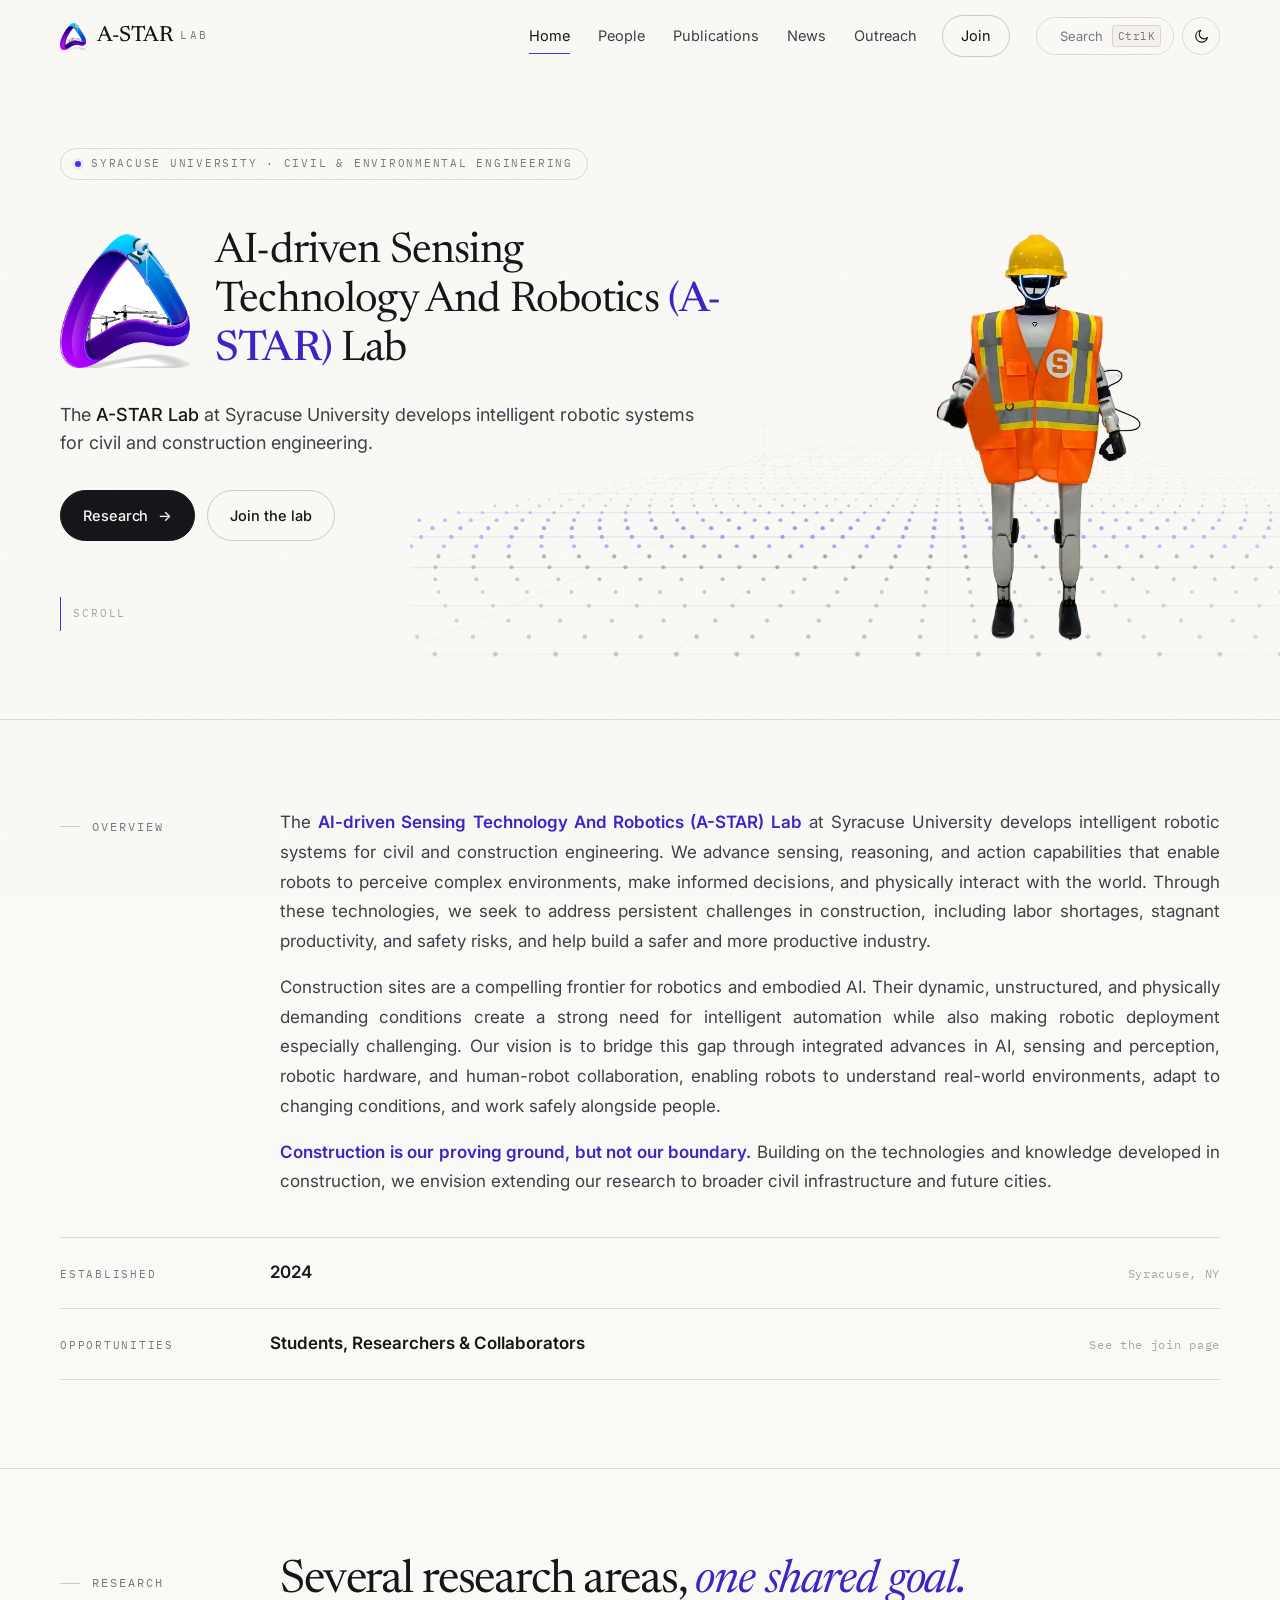
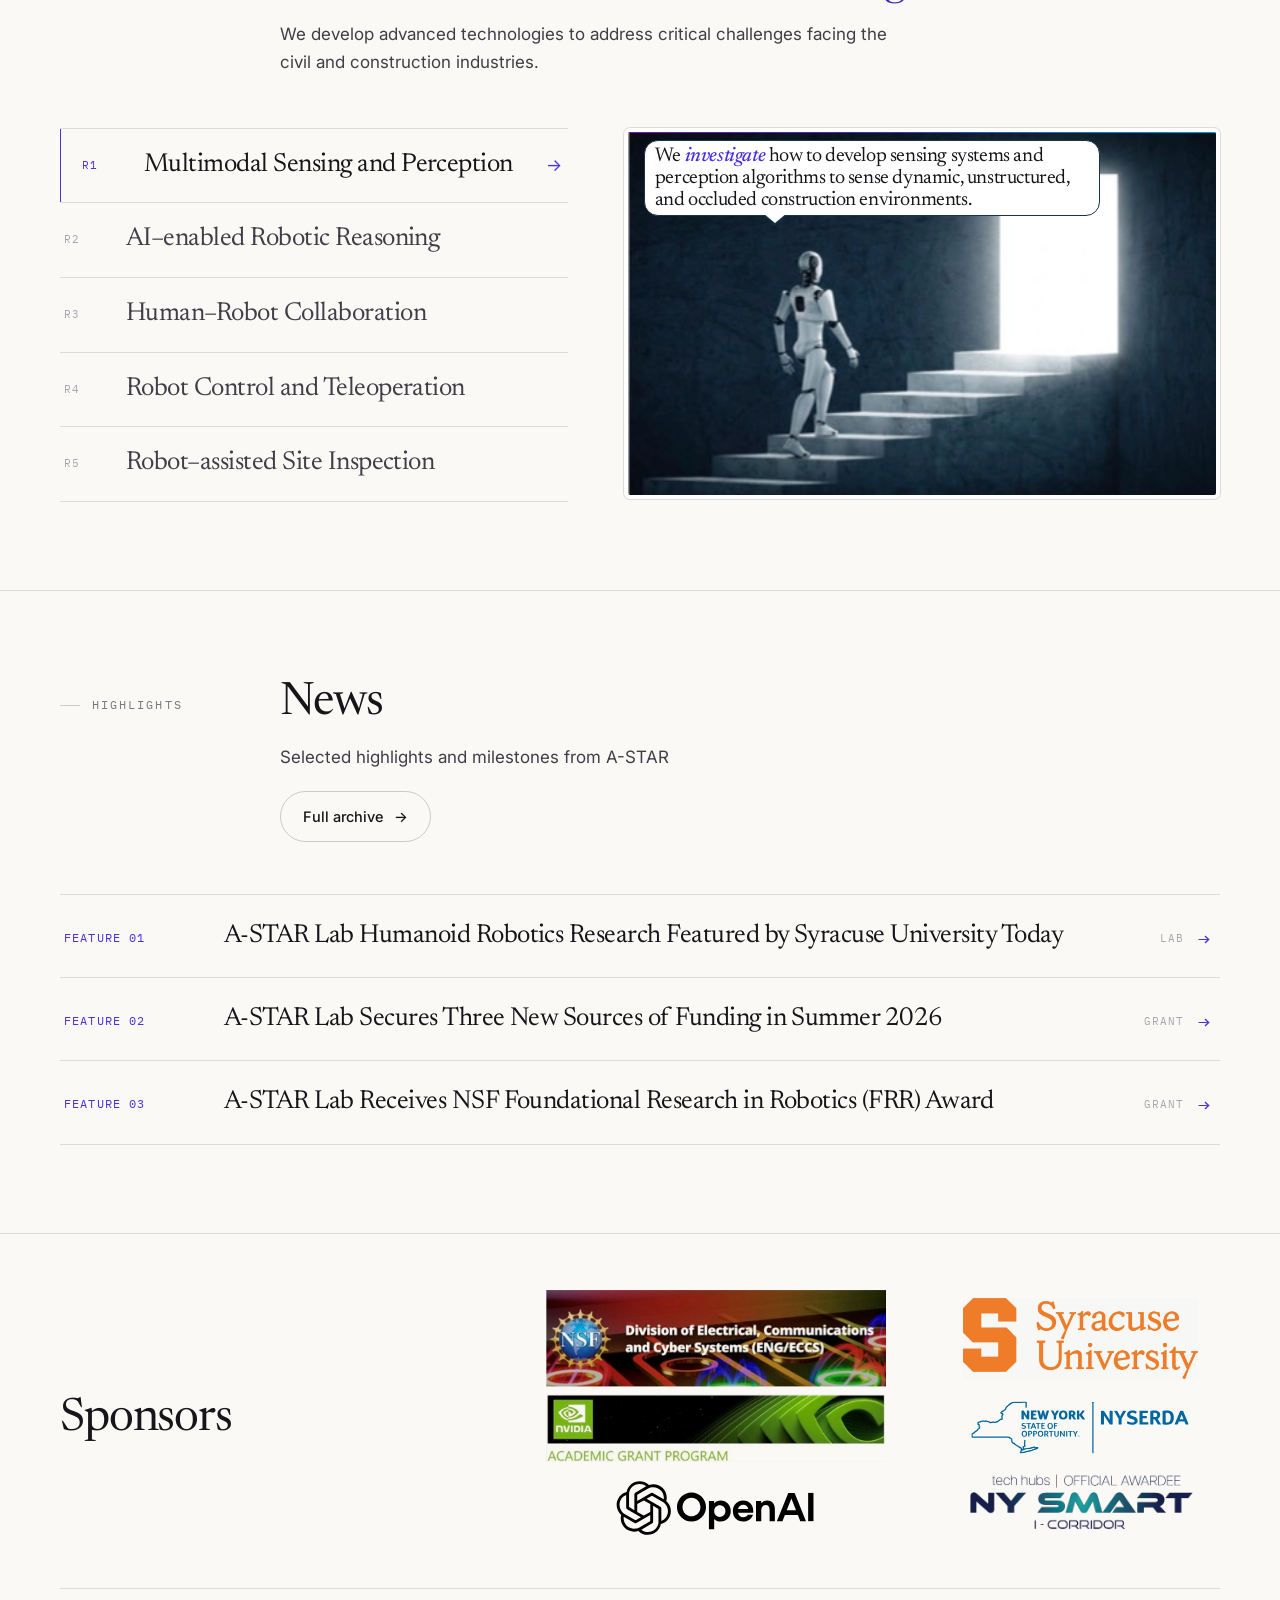
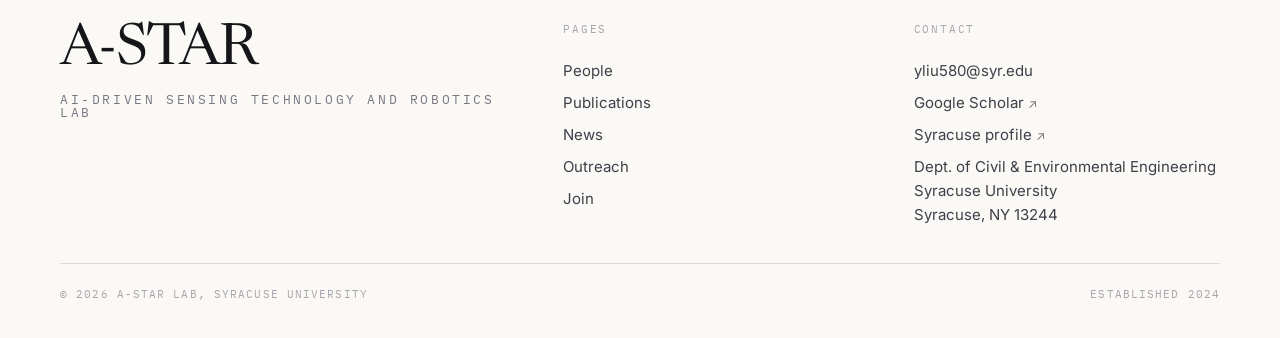
<file: index.html>
<!doctype html>
<html lang="en">
  <head>
    <meta charset="UTF-8" />
    <meta name="viewport" content="width=device-width, initial-scale=1.0" />
    <title>
      A-STAR Lab — AI-Driven Sensing, Technology and Robotics · Syracuse
      University
    </title>
    <meta
      name="description"
      content="The A-STAR Lab at Syracuse University develops intelligent robots that
              perceive, plan, learn, and work with people in construction."
    />
    <link rel="icon" href="assets/logo-mark.png" />
    <meta property="og:type" content="website" />
    <meta
      property="og:title"
      content="A-STAR Lab — Construction Robotics at Syracuse University"
    />
    <meta
      property="og:description"
      content="Sensing, machine learning and robotic systems for construction."
    />
    <meta property="og:url" content="https://cici2323.github.io/ASTAR-Lab/" />
    <meta
      property="og:image"
      content="https://cici2323.github.io/ASTAR-Lab/assets/logo.png"
    />
    <meta property="og:image:width" content="868" />
    <meta property="og:image:height" content="1016" />
    <meta name="twitter:card" content="summary" />
    <script>
      (function () {
        try {
          var t = localStorage.getItem("astar-theme");
          if (!t) {
            t = matchMedia("(prefers-color-scheme: dark)").matches
              ? "dark"
              : "light";
          }
          if (t === "dark")
            document.documentElement.setAttribute("data-theme", "dark");
        } catch (e) {}
      })();
    </script>
    <link rel="preconnect" href="https://fonts.googleapis.com" />
    <link rel="preconnect" href="https://fonts.gstatic.com" crossorigin />
    <link
      href="https://fonts.googleapis.com/css2?family=Newsreader:ital,opsz,wght@0,6..72,300..600;1,6..72,300..500&family=Inter:wght@300..600&family=IBM+Plex+Mono:wght@400;500&display=swap"
      rel="stylesheet"
    />
    <link rel="stylesheet" href="assets/style.css?v=52" />
  </head>
  <body>
    <div id="site-header"></div>

    <main>
      <!-- ============================ HERO ============================ -->
      <section class="hero">
        <canvas id="cloud" aria-hidden="true"></canvas>
        <div class="wrap hero-grid">
          <div class="hero-copy reveal">
            <span class="hero-badge"
              ><i></i>Syracuse University &middot; Civil &amp; Environmental
              Engineering</span
            >
            <h1 class="hero-title">
              <img
                class="hero-title-mark"
                src="assets/logo-icon.png"
                alt=""
                aria-hidden="true"
              />
              <span
                >AI-driven Sensing Technology And Robotics
                <em>(A-STAR)</em> Lab</span
              >
            </h1>
            <p class="lede">
              The <strong>A-STAR Lab</strong> at Syracuse University 
              develops intelligent robotic systems for civil and construction engineering. 
            </p>
            <div class="hero-cta">
              <a class="btn solid" href="#research"
                >Research <span class="arw">&rarr;</span></a
              >
              <a class="btn line" href="join.html">Join the lab</a>
            </div>
            <div class="scroll-cue" aria-hidden="true"><i></i>Scroll</div>
          </div>

          <figure class="plate is-video reveal">
            <div class="plate-frame">
              <!-- Transparent-background clip so the robot sits directly on the
                   page instead of inside a second rectangle of near-page colour.
                   Order matters: Safari is the only engine that reads
                   video/quicktime, and it is also the only one that decodes HEVC
                   with an alpha layer; Chrome/Firefox report quicktime as
                   unplayable, skip it and take the VP9 webm. The solid-colour mp4
                   is the last resort for anything with neither. -->
              <video
                poster="assets/g1_logo-2-poster.png"
                data-auto
                autoplay
                muted
                loop
                playsinline
                aria-label="A-STAR Lab humanoid robot"
              >
                <source src="assets/g1_logo-2_alpha.mov" type="video/quicktime" />
                <source src="assets/g1_logo-2_alpha.webm" type="video/webm" />
                <source src="assets/g1_logo-2_solidbg.mp4" type="video/mp4" />
              </video>
            </div>
            <!-- <figcaption>
              <span>AI-Driven Sensing Technology And Robotics Lab</span>
            </figcaption> -->
          </figure>
        </div>
      </section>

      <!-- ============================ OVERVIEW ============================ -->
      <section class="section line-top" id="overview" data-rail="Overview">
        <div class="wrap">
          <div class="duo overview reveal">
            <div class="sh-side"><span class="label">Overview</span></div>
            <div class="overview-copy">
              <p>
                The <strong>AI-driven Sensing Technology And Robotics
                <span class="overview-name">(A-STAR)</span> Lab</strong> at Syracuse
                University develops intelligent robotic systems for civil and
                construction engineering. We advance sensing, reasoning, and
                action capabilities that enable robots to perceive complex
                environments, make informed decisions, and physically interact
                with the world. Through these technologies, we seek to address
                persistent challenges in construction, including labor
                shortages, stagnant productivity, and safety risks, and help
                build a safer and more productive industry.
              </p>
              <p>
                Construction sites are a compelling frontier for robotics and
                embodied AI. Their dynamic, unstructured, and physically
                demanding conditions create a strong need for intelligent
                automation while also making robotic deployment especially
                challenging. Our vision is to bridge this gap through integrated
                advances in AI, sensing and perception, robotic hardware, and
                human-robot collaboration, enabling robots to understand
                real-world environments, adapt to changing conditions, and work
                safely alongside people.
              </p>
              <p>
                <strong>Construction is our proving ground, but not our
                boundary.</strong> Building on the technologies and knowledge
                developed in construction, we envision extending our research
                to broader civil infrastructure and future cities.
              </p>
            </div>
          </div>

          <dl class="specs stagger">
            <div class="spec">
              <dt>Established</dt>
              <dd>2024</dd>
              <span class="note">Syracuse, NY</span>
            </div>
            <div class="spec">
              <dt>Opportunities</dt>
              <dd>Students, Researchers & Collaborators</dd>
              <span class="note">See the join page</span>
            </div>
          </dl>
        </div>
      </section>

      <!-- ============================ RESEARCH ============================ -->
      <section class="section line-top" id="research" data-rail="Research">
        <div class="wrap">
          <div class="sec-head reveal">
            <div class="sh-side"><span class="label">Research</span></div>
            <div>
              <h2>Several research areas, <em>one shared goal.</em></h2>
              <p>
                We develop advanced technologies to address critical challenges
                facing the civil and construction industries.
              </p>
              <!-- <a class="btn line sh-link" href="research.html"
                >All research <span class="arw">&rarr;</span></a
              > -->
            </div>
          </div>

          <div class="explorer reveal" data-explorer="hover">
            <div class="ex-list" role="tablist" aria-label="Research areas">
              <button
                class="ex-tab"
                role="tab"
                aria-controls="a1"
                aria-selected="true"
              >
                <span class="ex-idx">R1</span>
                <span class="ex-name">Multimodal Sensing and Perception</span>
                <span class="ex-arw" aria-hidden="true">&rarr;</span>
              </button>
              <button
                class="ex-tab"
                role="tab"
                aria-controls="a2"
                aria-selected="false"
              >
                <span class="ex-idx">R2</span>
                <span class="ex-name">AI&ndash;enabled Robotic Reasoning</span>
                <span class="ex-arw" aria-hidden="true">&rarr;</span>
              </button>
              <button
                class="ex-tab"
                role="tab"
                aria-controls="a3"
                aria-selected="false"
              >
                <span class="ex-idx">R3</span>
                <span class="ex-name">Human&ndash;Robot Collaboration</span>
                <span class="ex-arw" aria-hidden="true">&rarr;</span>
              </button>
              <button
                class="ex-tab"
                role="tab"
                aria-controls="a4"
                aria-selected="false"
              >
                <span class="ex-idx">R4</span>
                <span class="ex-name">Robot Control and Teleoperation</span>
                <span class="ex-arw" aria-hidden="true">&rarr;</span>
              </button>
              <button
                class="ex-tab"
                role="tab"
                aria-controls="a5"
                aria-selected="false"
              >
                <span class="ex-idx">R5</span>
                <span class="ex-name">Robot&ndash;assisted Site Inspection</span>
                <span class="ex-arw" aria-hidden="true">&rarr;</span>
              </button>
            </div>

            <div class="ex-stage ex-stage--research">
              <article class="ex-panel is-active" id="a1" role="tabpanel">
                <span class="label bare">R1 / Multimodal Sensing and Perception</span>
                <p>
                  We <em>investigate</em> how to develop sensing systems and perception algorithms to sense dynamic,
                  unstructured, and occluded construction environments.
                </p>
                <!-- <div class="chips">
                  <span>humanoids</span>
                  <span>learning from demonstration</span
                  ><span>human-robot interaction</span
                  ><span>collaborative robotics</span>
                  <span>human-aware perception</span>
                </div> -->
              </article>
              <article class="ex-panel" id="a2" role="tabpanel">
                <span class="label bare">R2 / AI&ndash;enabled Robotic Reasoning</span>
                <!-- <h3>Planning motion in complex construction environments</h3> -->
                <p>
                  We <em>investigate</em> how AI can enable robots to understand their collaborators, tasks,
                  and surrounding environments and make informed decisions during construction operations.
                </p>
              </article>
              <article class="ex-panel" id="a3" role="tabpanel">
                <span class="label bare">R3 / Human&ndash;Robot Collaboration</span>
                <p>
                  We <em>investigate</em> how robots can safely, reliably, and effectively collaborate with
                  workers to improve task execution and completion.
                </p>
              </article>
              <article class="ex-panel" id="a4" role="tabpanel">
                <span class="label bare">R4 / Robot Control and Teleoperation</span>
                <p>
                 We <em>investigate</em> how to build intuitive control methods that enable construction workers
                  to supervise and operate robots for complex construction tasks.
                </p>
              </article>
              <article class="ex-panel" id="a5" role="tabpanel">
                <span class="label bare">R5 / Robot&ndash;assisted Site Inspection</span>
                <p>
                 We <em>investigate</em> how to build robotic systems that can perceive, navigate, and
                  interact with built environments to support reliable site inspection.
                </p>
              </article>
            </div>
          </div>
        </div>
      </section>

      <!-- ============================ NEWS ============================ -->
      <section class="section line-top" id="news" data-rail="News">
        <div class="wrap">
          <div class="sec-head reveal">
            <div class="sh-side"><span class="label">Highlights</span></div>
            <div>
              <h2>News</h2>
              <p>Selected highlights and milestones from A-STAR</p>
              <a class="btn line sh-link" href="news.html"
                >Full archive <span class="arw">&rarr;</span></a
              >
            </div>
          </div>

          <!-- Manually selected highlights; each row links to more information. -->
          <div class="idx reveal">
            <a
              class="idx-row idx-row--link"
              href="https://news.syr.edu/2026/08/05/developing-humanoid-robot-that-learns-construction-skills-from-human-workers/"
              data-search="humanoid learning from workers"
              data-group="News"
              data-kind="news"
              data-sub="Aug 2026"
            >
              <span class="when">Feature 01</span>
              <h3>
                A-STAR Lab Humanoid Robotics Research Featured by Syracuse
                University Today
              </h3>
              <span class="tail"
                >Lab<span class="news-arrow" aria-hidden="true">&rarr;</span
              ></span>
            </a>

            <a
              class="idx-row idx-row--link"
              href="news.html?tag=grant#timeline"
              data-search="three new sources of funding summer 2026"
              data-group="News"
              data-kind="news"
              data-sub="Summer 2026"
            >
              <span class="when">Feature 02</span>
              <h3>
                A-STAR Lab Secures Three New Sources of Funding in Summer 2026
              </h3>
              <span class="tail"
                >Grant<span class="news-arrow" aria-hidden="true">&rarr;</span
              ></span>
            </a>

            <a
              class="idx-row idx-row--link"
              href="https://www.nsf.gov/awardsearch/show-award/?AWD_ID=2525502&amp;HistoricalAwards=false"
              data-search="NSF foundational research in robotics aerial legged"
              data-group="News"
              data-kind="news"
              data-sub="Oct 2025"
            >
              <span class="when">Feature 03</span>
              <h3>
                A-STAR Lab Receives NSF Foundational Research in Robotics
                (FRR) Award
              </h3>
              <span class="tail"
                >Grant<span class="news-arrow" aria-hidden="true">&rarr;</span
              ></span>
            </a>
          </div>
        </div>
      </section>

    </main>

    <div id="site-footer"></div>
    <script src="assets/site.js?v=48"></script>
  </body>
</html>
</file>
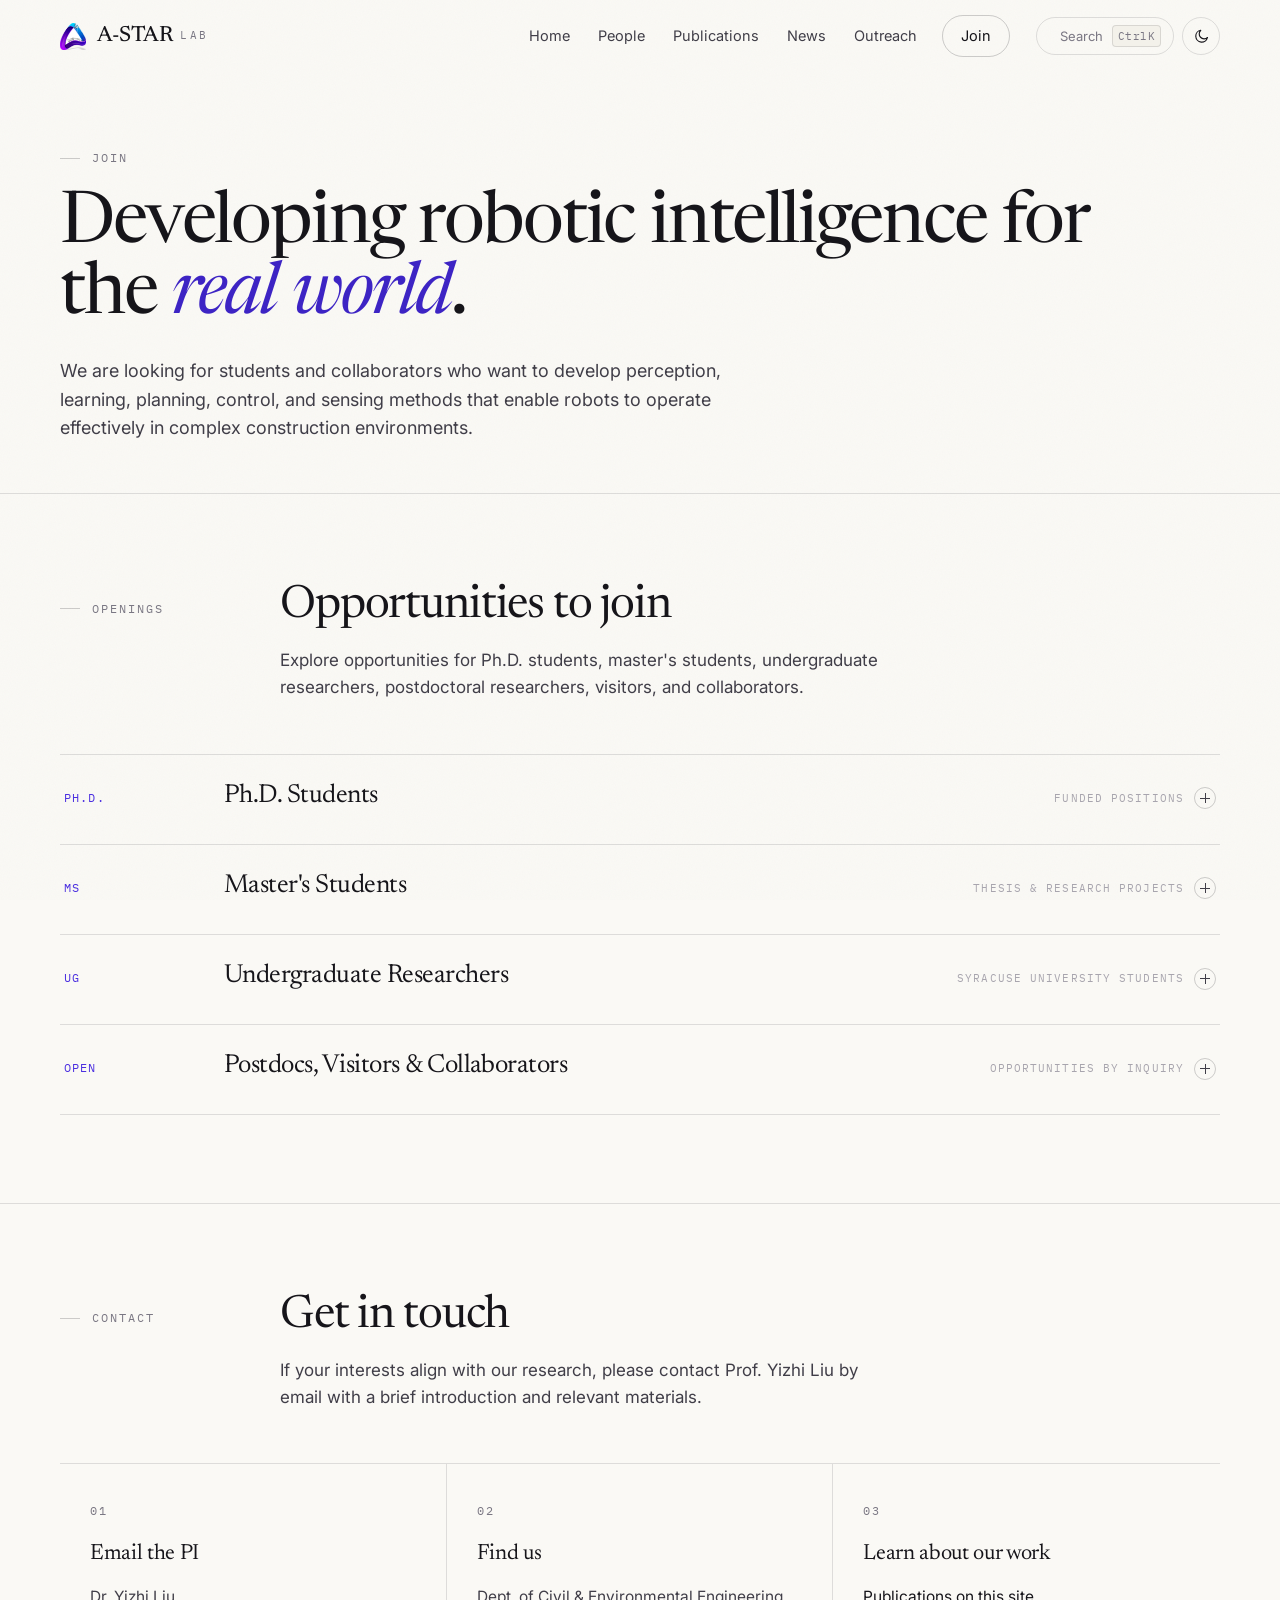
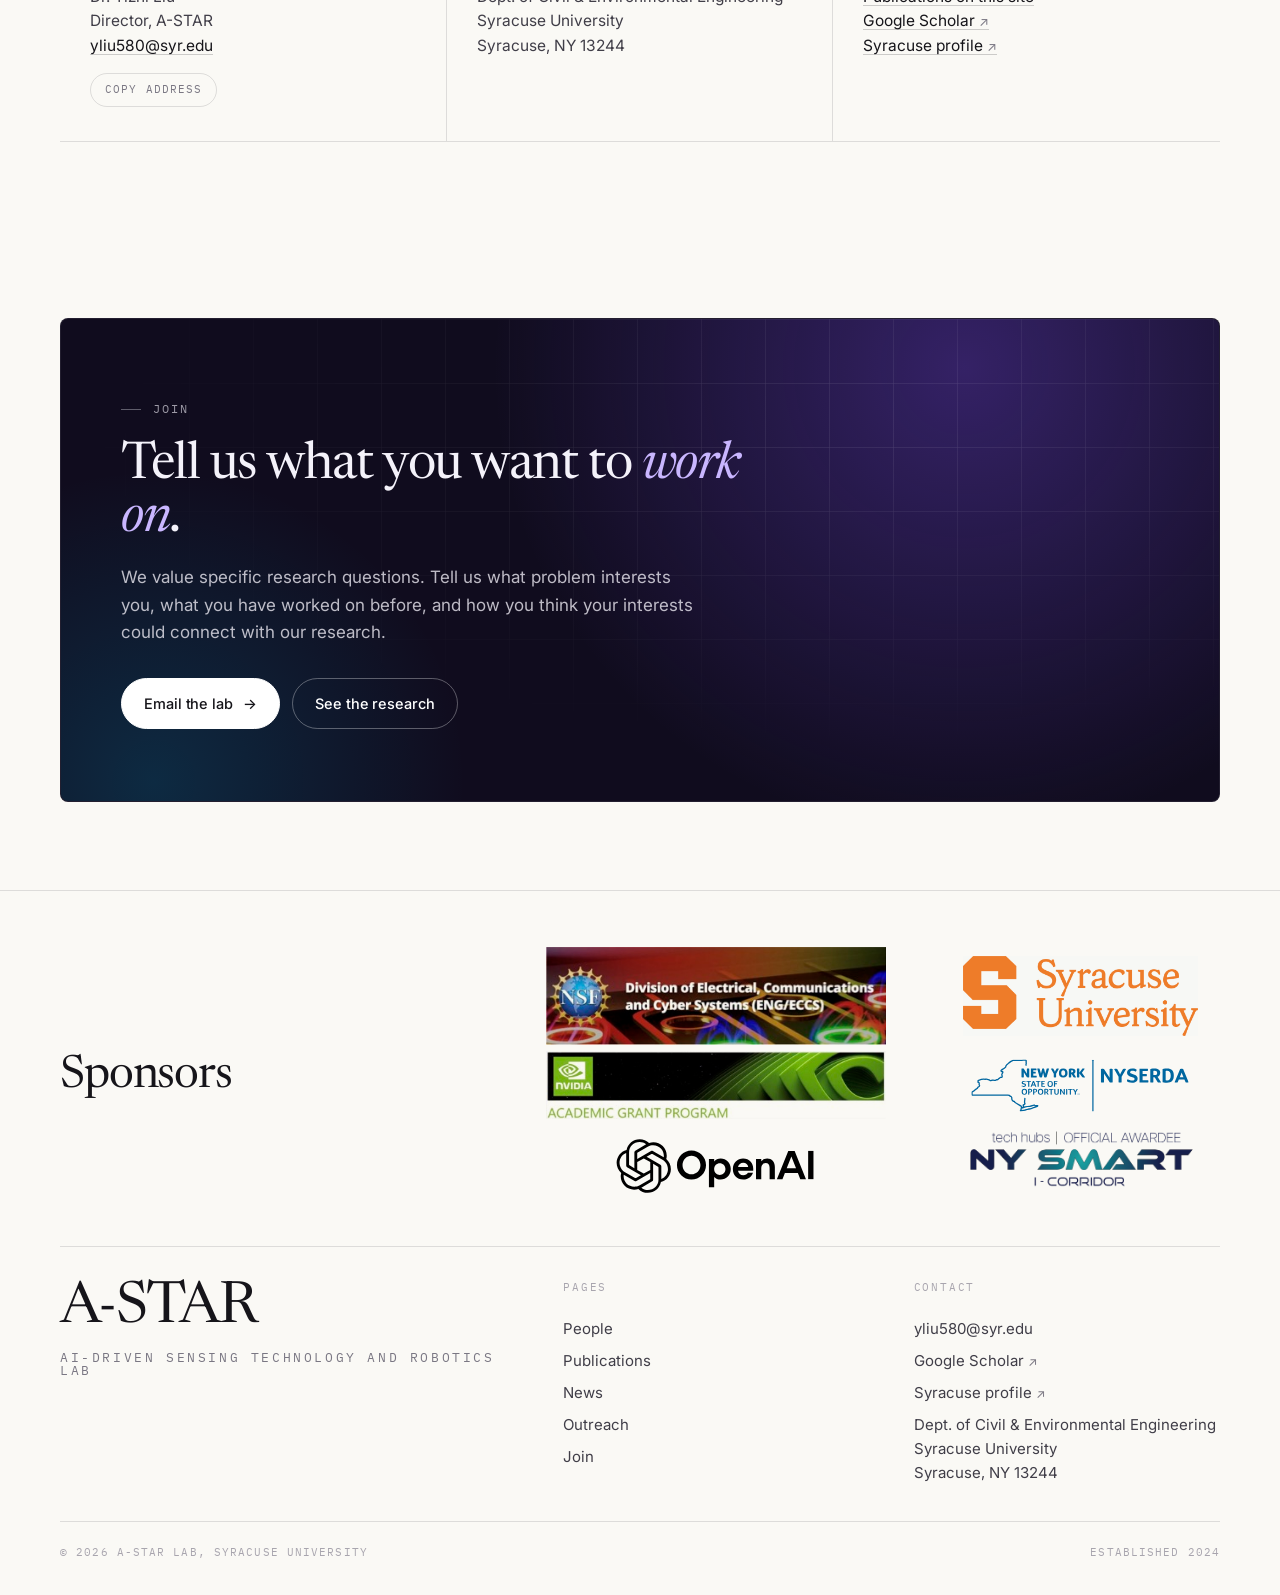
<file: join.html>
<!doctype html>
<html lang="en">
  <head>
    <meta charset="UTF-8" />
    <meta name="viewport" content="width=device-width, initial-scale=1.0" />
    <title>Join — A-STAR Lab</title>
    <meta
      name="description"
      content="Openings at the A-STAR Lab, Syracuse University."
    />
    <link rel="icon" href="assets/logo-mark.png" />
    <script>
      (function () {
        try {
          var t = localStorage.getItem("astar-theme");
          if (!t) {
            t = matchMedia("(prefers-color-scheme: dark)").matches
              ? "dark"
              : "light";
          }
          if (t === "dark")
            document.documentElement.setAttribute("data-theme", "dark");
        } catch (e) {}
      })();
    </script>
    <link rel="preconnect" href="https://fonts.googleapis.com" />
    <link rel="preconnect" href="https://fonts.gstatic.com" crossorigin />
    <link
      href="https://fonts.googleapis.com/css2?family=Newsreader:ital,opsz,wght@0,6..72,300..600;1,6..72,300..500&family=Inter:wght@300..600&family=IBM+Plex+Mono:wght@400;500&display=swap"
      rel="stylesheet"
    />
    <link rel="stylesheet" href="assets/style.css?v=52" />
  </head>
  <body>
    <div id="site-header"></div>

    <main>
      <section class="page-head">
        <div class="wrap reveal">
          <span class="label">Join</span>
          <h1>Developing robotic intelligence for the <em>real world</em>.</h1>
          <p class="lede">
            We are looking for students and collaborators who want to develop
            perception, learning, planning, control, and sensing methods that
            enable robots to operate effectively in complex construction
            environments.
          </p>
        </div>
      </section>

      <!-- ============================ OPENINGS ============================ -->
      <section class="section" id="openings" data-rail="Openings">
        <div class="wrap">
          <div class="sec-head reveal">
            <div class="sh-side"><span class="label">Openings</span></div>
            <div>
              <h2>Opportunities to join</h2>
              <p>
                Explore opportunities for Ph.D. students, master's students,
                undergraduate researchers, postdoctoral researchers, visitors,
                and collaborators.
              </p>
            </div>
          </div>

          <div class="idx reveal">
            <div
              class="idx-row"
              data-search="PhD doctoral funded position"
              data-group="Openings"
              data-kind="role"
            >
              <span class="when">Ph.D.</span>
              <h3>Ph.D. Students</h3>
              <span class="tail"
                >Funded positions<span class="toggle" aria-hidden="true"></span
              ></span>
              <div class="idx-body">
                <div>
                  <p>
                    We welcome applicants with backgrounds in robotics, computer
                    vision, machine learning, artificial intelligence, control,
                    civil and architectural engineering, or a related field. We
                    especially value strong programming and problem-solving
                    skills, hands-on experience with robotic systems, and an
                    interest in deploying research in real construction
                    environments.
                  </p>
                  <p>
                    To inquire about Ph.D. opportunities, please email Prof. Yizhi
                    Liu with your CV, transcripts, a brief description of your
                    research interests, and how they connect to the lab's
                    current work.
                  </p>
                  <div class="chips">
                    <span>robotics</span><span>computer vision</span
                    ><span>machine learning</span><span>civil engineering</span>
                  </div>
                </div>
              </div>
            </div>

            <div
              class="idx-row"
              data-search="MS masters thesis research"
              data-group="Openings"
              data-kind="role"
            >
              <span class="when">MS</span>
              <h3>Master's Students</h3>
              <span class="tail"
                >Thesis &amp; research projects<span
                  class="toggle"
                  aria-hidden="true"
                ></span
              ></span>
              <div class="idx-body">
                <div>
                  <p>
                    Master's students can participate in thesis and research
                    projects alongside the lab's doctoral researchers. Projects
                    may involve robot perception, machine learning, path
                    planning, teleoperation, human-robot collaboration, sensing,
                    hardware integration, or field experiments.
                  </p>
                </div>
              </div>
            </div>

            <div
              class="idx-row"
              data-search="undergraduate research assistant syracuse"
              data-group="Openings"
              data-kind="role"
            >
              <span class="when">UG</span>
              <h3>Undergraduate Researchers</h3>
              <span class="tail"
                >Syracuse University students<span
                  class="toggle"
                  aria-hidden="true"
                ></span
              ></span>
              <div class="idx-body">
                <div>
                  <p>
                    Syracuse undergraduate students interested in research are
                    welcome to contact us. Opportunities may involve
                    programming, computer vision, machine learning, robotics
                    hardware, sensing, data collection, and field experiments.
                    Prior research experience is not required, but curiosity,
                    reliability, and a willingness to learn are important.
                  </p>
                </div>
              </div>
            </div>

            <div
              class="idx-row"
              data-search="postdoc collaborators visiting industry"
              data-group="Openings"
              data-kind="role"
            >
              <span class="when">Open</span>
              <h3>Postdocs, Visitors & Collaborators</h3>
              <span class="tail"
                >Opportunities by inquiry<span
                  class="toggle"
                  aria-hidden="true"
                ></span
              ></span>
              <div class="idx-body">
                <div>
                  <p>
                    We welcome inquiries from prospective postdoctoral
                    researchers, visiting scholars, academic collaborators, and
                    industry partners whose interests align with our research.
                    We are particularly interested in collaborations that enable
                    the development and evaluation of robotic technologies in
                    real construction environments.
                  </p>
                </div>
              </div>
            </div>
          </div>
        </div>
      </section>

      <!-- ============================ CONTACT ============================ -->
      <section class="section line-top" id="contact" data-rail="Contact">
        <div class="wrap">
          <div class="sec-head reveal">
            <div class="sh-side"><span class="label">Contact</span></div>
            <div>
              <h2>Get in touch</h2>
              <p>
                If your interests align with our research, please contact Prof.
                Yizhi Liu by email with a brief introduction and relevant
                materials.
              </p>
            </div>
          </div>

          <div class="cards reveal">
            <div class="card">
              <span class="label bare">01</span>
              <h3>Email the PI</h3>
              <p>
                Dr. Yizhi Liu<br />
                Director, A-STAR<br />
                <a href="mailto:yliu580@syr.edu">yliu580@syr.edu</a><br />
              </p>
              <button class="copy-btn" data-copy="yliu580@syr.edu">
                <span>Copy address</span>
              </button>
            </div>
            <div class="card">
              <span class="label bare">02</span>
              <h3>Find us</h3>
              <p>
                Dept. of Civil &amp; Environmental Engineering<br />
                Syracuse University<br />
                Syracuse, NY 13244
              </p>
            </div>
            <div class="card">
              <span class="label bare">03</span>
              <h3>Learn about our work</h3>
              <p>
                <a href="publications.html">Publications on this site</a><br />
                <a
                  href="https://scholar.google.com/citations?user=w91CAdkAAAAJ&hl=en"
                  target="_blank"
                  rel="noopener"
                  class="ext"
                  >Google Scholar</a
                ><br />
                <a
                  href="https://ecs.syracuse.edu/faculty-staff/yizhi-liu"
                  target="_blank"
                  rel="noopener"
                  class="ext"
                  >Syracuse profile</a
                >
              </p>
            </div>
          </div>
        </div>
      </section>

      <section class="section" id="join" data-rail="Join">
        <div class="wrap">
          <div class="band reveal">
            <div class="inner">
              <span class="label">Join</span>
              <h2>Tell us what you want to <em>work on</em>.</h2>
              <p>
                We value specific research questions. Tell us what problem
                interests you, what you have worked on before, and how you think
                your interests could connect with our research.
              </p>
              <div class="hero-cta">
                <a class="btn solid on-dark" href="mailto:yliu580@syr.edu"
                  >Email the lab <span class="arw">&rarr;</span></a
                >
                <a class="btn on-dark" href="index.html#research"
                  >See the research</a
                >
              </div>
            </div>
          </div>
        </div>
      </section>
    </main>

    <div id="site-footer"></div>
    <script src="assets/site.js?v=48"></script>
  </body>
</html>
</file>
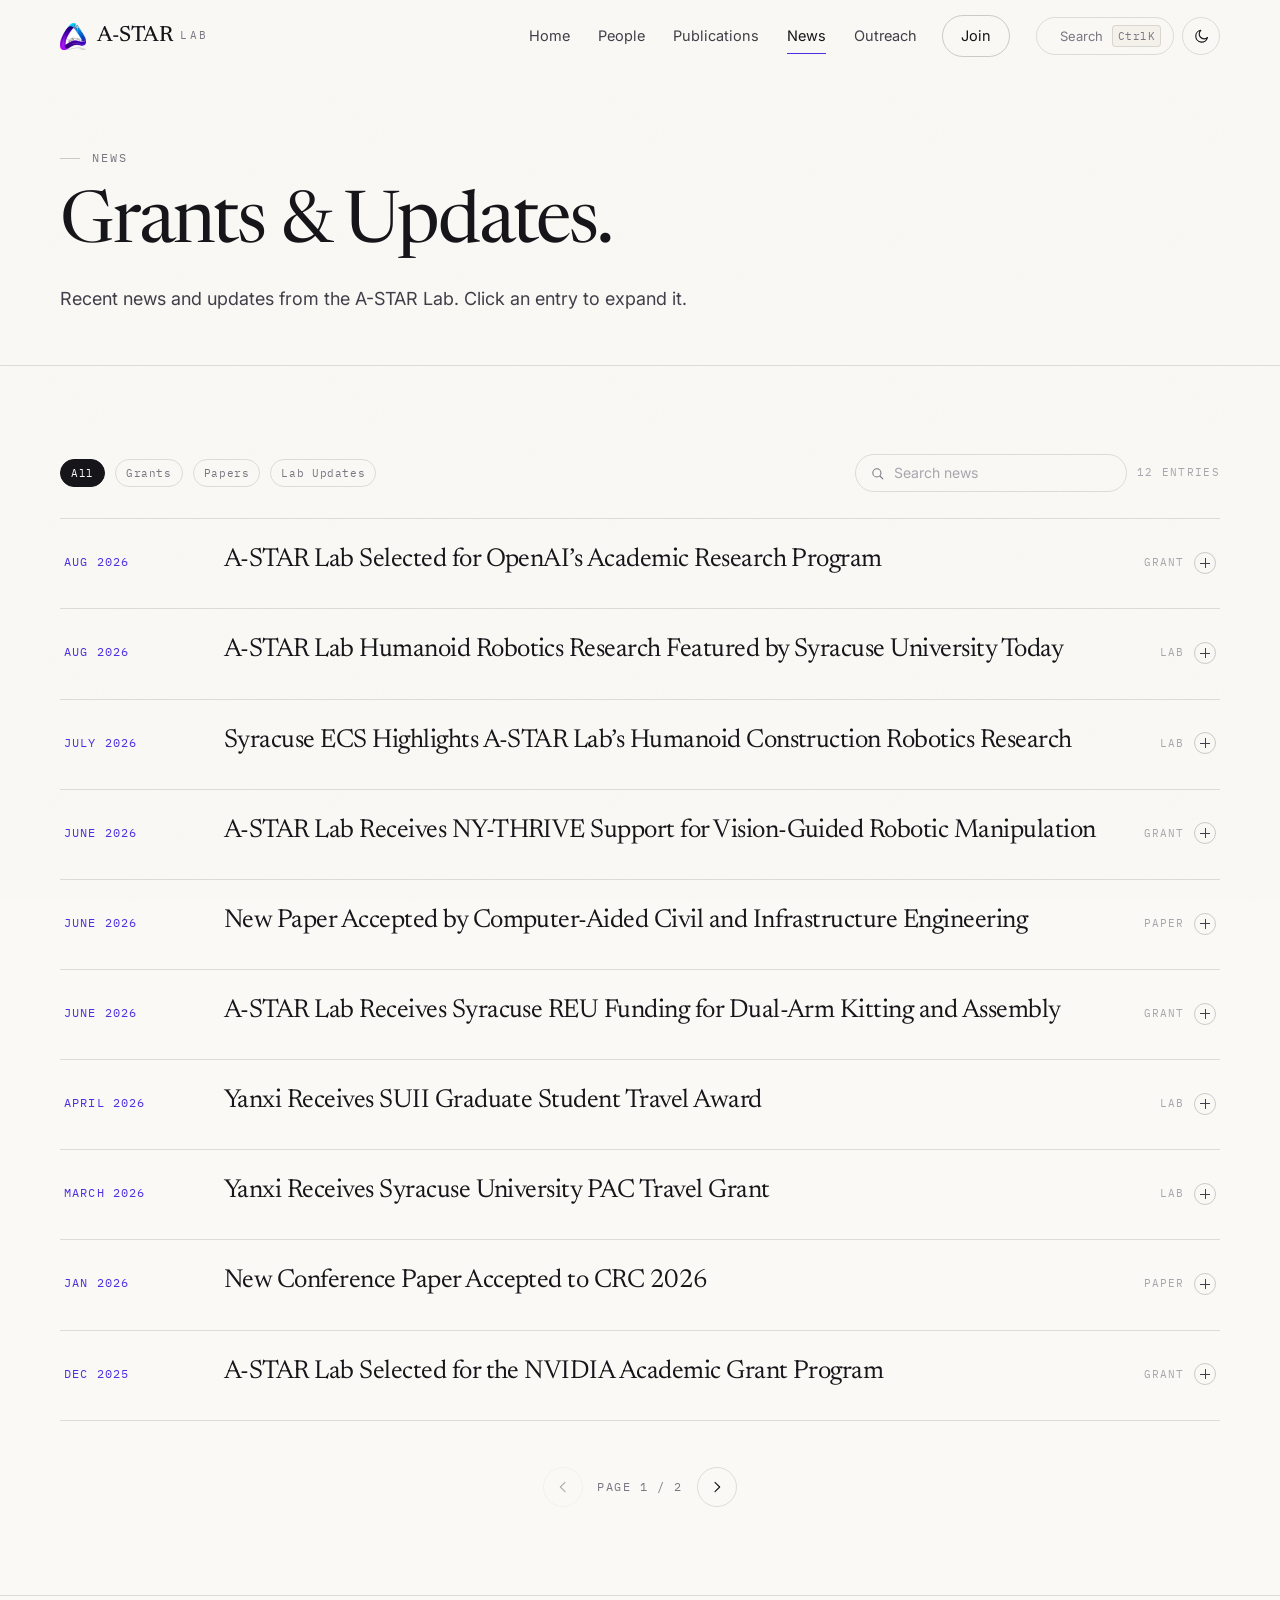
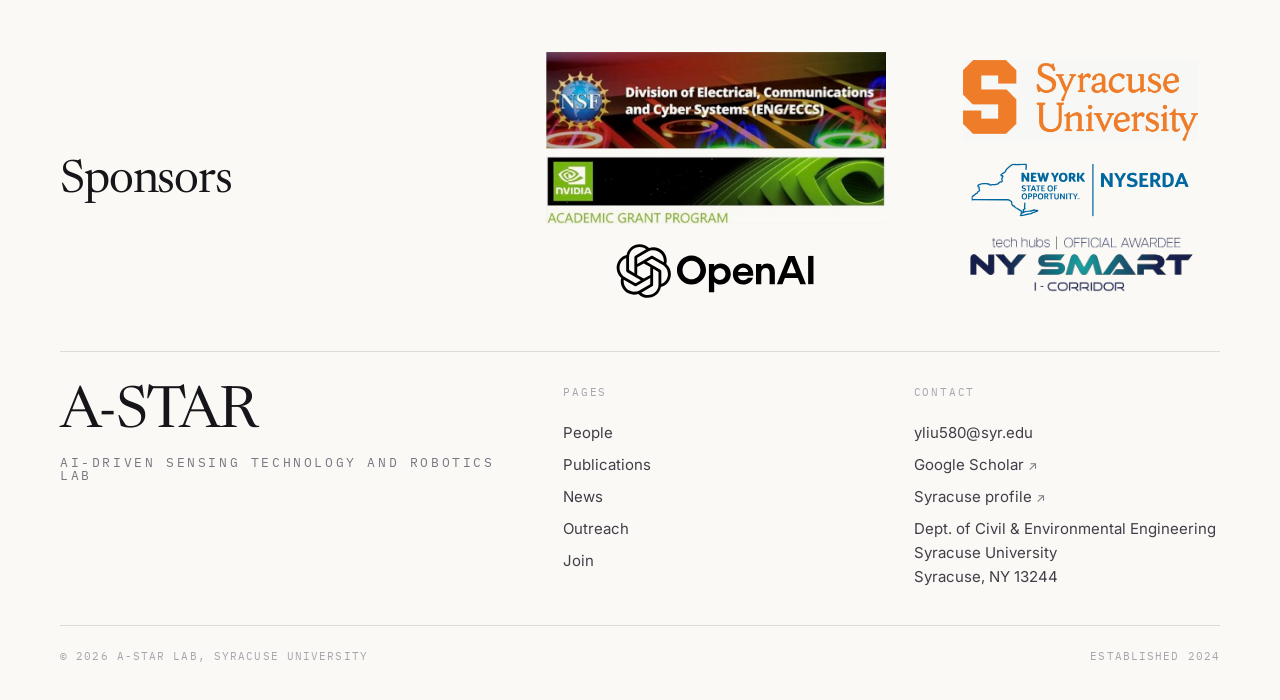
<file: news.html>
<!doctype html>
<html lang="en">
  <head>
    <meta charset="UTF-8" />
    <meta name="viewport" content="width=device-width, initial-scale=1.0" />
    <title>News — A-STAR Lab</title>
    <meta
      name="description"
      content="News and updates from the A-STAR Lab at Syracuse University."
    />
    <link rel="icon" href="assets/logo-mark.png" />
    <script>
      (function () {
        try {
          var t = localStorage.getItem("astar-theme");
          if (!t) {
            t = matchMedia("(prefers-color-scheme: dark)").matches
              ? "dark"
              : "light";
          }
          if (t === "dark")
            document.documentElement.setAttribute("data-theme", "dark");
        } catch (e) {}
      })();
    </script>
    <link rel="preconnect" href="https://fonts.googleapis.com" />
    <link rel="preconnect" href="https://fonts.gstatic.com" crossorigin />
    <link
      href="https://fonts.googleapis.com/css2?family=Newsreader:ital,opsz,wght@0,6..72,300..600;1,6..72,300..500&family=Inter:wght@300..600&family=IBM+Plex+Mono:wght@400;500&display=swap"
      rel="stylesheet"
    />
    <link rel="stylesheet" href="assets/style.css?v=52" />
  </head>
  <body>
    <div id="site-header"></div>

    <main>
      <section class="page-head">
        <div class="wrap reveal">
          <span class="label">News</span>
          <h1>Grants & Updates.</h1>
          <p class="lede">
            Recent news and updates from the A-STAR Lab. Click an entry to
            expand it.
          </p>
        </div>
      </section>

      <section class="section" id="timeline" data-rail="Timeline">
        <div class="wrap">
          <div
            class="filters reveal"
            data-filters="newsList"
            data-page-size="10"
          >
            <button class="chip" data-tag="all" aria-pressed="true">All</button>
            <button class="chip" data-tag="grant" aria-pressed="false">
              Grants
            </button>
            <button class="chip" data-tag="paper" aria-pressed="false">
              Papers
            </button>
            <button class="chip" data-tag="lab" aria-pressed="false">
              Lab Updates
            </button>
            <label class="search">
              <svg
                viewBox="0 0 24 24"
                fill="none"
                stroke="currentColor"
                stroke-width="1.7"
                stroke-linecap="round"
              >
                <circle cx="11" cy="11" r="6.5" />
                <path d="M16 16l4.5 4.5" />
              </svg>
              <input
                type="text"
                placeholder="Search news"
                aria-label="Search news"
              />
            </label>
            <span class="count"></span>
          </div>

          <div class="idx reveal" id="newsList">
            <div
              class="idx-row"
              data-tags="grant 2026"
              data-search="openai award"
              data-group="News"
              data-kind="news"
              data-sub="Aug 2026"
            >
              <span class="when">Aug 2026</span>
              <h3>
                A-STAR Lab Selected for OpenAI’s Academic Research Program
              </h3>
              <span class="tail"
                >Grant<span class="toggle" aria-hidden="true"></span
              ></span>
              <div class="idx-body">
                <div class="grant-body">
                  <p>
                    A-STAR Lab has been selected for
                    <em>OpenAI’s</em> “Accelerating Scientific Discovery with
                    ChatGPT for Academic Researchers” program. Through this
                    program, we will explore how advanced AI tools can support
                    and accelerate our research in intelligent robotic systems
                    for construction engineering.
                  </p>
                  <span class="grant-logo"
                    ><img
                      src="assets/grants/openai_logo.svg"
                      alt="OPENAI"
                      loading="lazy"
                  /></span>
                </div>
              </div>
            </div>
            <div
              class="idx-row"
              data-tags="lab 2026"
              data-search="humanoid learns from workers syracuse university today"
              data-group="News"
              data-kind="news"
              data-sub="Aug 2026"
            >
              <span class="when">Aug 2026</span>
              <h3>
                A-STAR Lab Humanoid Robotics Research Featured by Syracuse
                University Today
              </h3>
              <span class="tail"
                >Lab<span class="toggle" aria-hidden="true"></span
              ></span>
              <div class="idx-body">
                <div>
                  <p>
                    <em>Syracuse University Today</em>
                    featured A-STAR Lab's recent research on humanoid robots
                    learning construction skills from human workers. The story
                    highlights our vision-based perception-and-action framework
                    and its demonstration across 30 construction skills and
                    tasks learned directly from human demonstrations.
                  </p>
                  <div class="links">
                    <a
                      href="https://news.syr.edu/2026/08/05/developing-humanoid-robot-that-learns-construction-skills-from-human-workers/"
                      >News Source</a
                    >
                  </div>
                </div>
              </div>
            </div>

            <div
              class="idx-row"
              data-tags="lab 2026"
              data-search="humanoid learns from workers syracuse engineering news"
              data-group="News"
              data-kind="news"
              data-sub="July 2026"
            >
              <span class="when">July 2026</span>
              <h3>
                Syracuse ECS Highlights A-STAR Lab’s Humanoid Construction
                Robotics Research
              </h3>
              <span class="tail"
                >Lab<span class="toggle" aria-hidden="true"></span
              ></span>
              <div class="idx-body">
                <div>
                  <p>
                    <em
                      >Syracuse University's College of Engineering and Computer
                      Science</em
                    >
                    featured A-STAR Lab's work on humanoid robots that learn
                    construction skills from human workers. The article
                    highlights our vision-based Perception-and-Action system and
                    its ability to translate human demonstrations into
                    executable robot motions across 30 construction skills and
                    tasks.
                  </p>
                  <div class="links">
                    <a
                      href="https://news.syr.edu/2026/08/05/developing-humanoid-robot-that-learns-construction-skills-from-human-workers/"
                      >News Source</a
                    >
                  </div>
                </div>
              </div>
            </div>
            <div
              class="idx-row"
              data-tags="grant 2026"
              data-search="NY-THRIVE support"
              data-group="News"
              data-kind="news"
              data-sub="June 2026"
            >
              <span class="when">June 2026</span>
              <h3>
                A-STAR Lab Receives NY-THRIVE Support for Vision-Guided Robotic
                Manipulation
              </h3>
              <span class="tail"
                >Grant<span class="toggle" aria-hidden="true"></span
              ></span>
              <div class="idx-body">
                <div class="grant-body">
                  <p>
                    A-STAR Lab received support through
                    <em>NY-THRIVE</em> for the development of a vision-guided
                    robotic manipulation system. The project integrates
                    perception and control to enable a soft-shell robotic
                    gripper to autonomously detect, grasp, and manipulate
                    objects.
                  </p>
                  <div class="links">
                    <a
                      href="https://news.syr.edu/2026/02/10/ny-thrive-innovation-vouchers-advance-cny-semiconductor-manufacturing/"
                      >News Source</a
                    >
                  </div>
                  <span class="grant-logo"
                    ><img
                      src="assets/grants/NYTHRIVE_logo.png"
                      alt="NY-THRIVE"
                      loading="lazy"
                  /></span>
                </div>
              </div>
            </div>

            <div
              class="idx-row"
              data-tags="paper 2026"
              data-search="humanoid learns from workers CACAIE"
              data-group="News"
              data-kind="news"
              data-sub="June 2026"
            >
              <span class="when">June 2026</span>
              <h3>
                New Paper Accepted by Computer-Aided Civil and Infrastructure
                Engineering
              </h3>
              <span class="tail"
                >Paper<span class="toggle" aria-hidden="true"></span
              ></span>
              <div class="idx-body">
                <div>
                  <p>
                    Yanxi Liu and Yizhi Liu published a new study in
                    <em>Computer-Aided Civil and Infrastructure Engineering</em
                    >, one of the leading journals in civil engineering. This
                    study presents a perception-and-action system that enables
                    humanoid robots to learn construction skills from human
                    demonstrations and execute them in physical tasks.
                  </p>
                  <div class="links">
                    <a href="publications.html">See the publication</a
                    ><a href="https://doi.org/10.1016/j.cacaie.2026.100107"
                      >Paper Link</a
                    >
                  </div>
                </div>
              </div>
            </div>

            <div
              class="idx-row"
              data-tags="grant 2026"
              data-search="Syracuse REU dual-arm kitting assembly"
              data-group="News"
              data-kind="news"
              data-sub="June 2026"
            >
              <span class="when">June 2026</span>
              <h3>
                A-STAR Lab Receives Syracuse REU Funding for Dual-Arm Kitting
                and Assembly
              </h3>
              <span class="tail"
                >Grant<span class="toggle" aria-hidden="true"></span
              ></span>
              <div class="idx-body">
                <div class="grant-body">
                  <p>
                    A-STAR Lab received support through the
                    <em>Syracuse University REU program</em>
                    for a project on dual-arm robotic kitting and assembly. The
                    project focuses on coordinated manipulation, perception, and
                    task execution for autonomous assembly using a dual-arm
                    robotic system.
                  </p>
                  <span class="grant-logo"
                    ><img
                      src="assets/grants/SU_logo.jpeg"
                      alt="Syracuse University"
                      loading="lazy"
                  /></span>
                </div>
              </div>
            </div>
            <div
              class="idx-row"
              data-tags="lab 2026"
              data-search="yanxi travel award"
              data-group="News"
              data-kind="news"
              data-sub="April 2026"
            >
              <span class="when">April 2026</span>
              <h3>Yanxi Receives SUII Graduate Student Travel Award</h3>
              <span class="tail"
                >Lab<span class="toggle" aria-hidden="true"></span
              ></span>
              <div class="idx-body">
                <div>
                  <p>
                    Congratulations to A-STAR Lab Ph.D. student Yanxi Liu on
                    receiving the
                    <em>SUII Graduate Student Travel Award</em> from the
                    Syracuse University Infrastructure Institute to support her
                    conference travel and research presentation.
                  </p>
                </div>
              </div>
            </div>
            <div
              class="idx-row"
              data-tags="lab 2026"
              data-search="yanxi travel award"
              data-group="News"
              data-kind="news"
              data-sub="March 2026"
            >
              <span class="when">March 2026</span>
              <h3>Yanxi Receives Syracuse University PAC Travel Grant</h3>
              <span class="tail"
                >Lab<span class="toggle" aria-hidden="true"></span
              ></span>
              <div class="idx-body">
                <div>
                  <p>
                    Congratulations to A-STAR Lab Ph.D. student Yanxi Liu on
                    receiving the
                    <em>PAC Travel Grant</em> from Syracuse University to
                    support her conference travel and research presentation.
                  </p>
                </div>
              </div>
            </div>

            <div
              class="idx-row"
              data-tags="paper 2026"
              data-search="robotic perception crc 2026"
              data-group="News"
              data-kind="news"
              data-sub="Jan 2026"
            >
              <span class="when">Jan 2026</span>
              <h3>New Conference Paper Accepted to CRC 2026</h3>
              <span class="tail"
                >Paper<span class="toggle" aria-hidden="true"></span
              ></span>
              <div class="idx-body">
                <div>
                  <p>
                    A-STAR Lab had a conference paper accepted to
                    <em>CRC 2026</em>. The conference will be held in San
                    Antonio, Texas, in March 2026.
                  </p>
                  <!-- <div class="links">
                    <a href="publications.html">Conference Websit</a
                    ><a href="https://doi.org/10.1016/j.cacaie.2026.100107"
                      >Paper Link</a
                    >
                  </div> -->
                </div>
              </div>
            </div>

            <div
              class="idx-row"
              data-tags="grant 2025"
              data-search="NVIDIA academic grant program RTX Jetson"
              data-group="News"
              data-kind="news"
              data-sub="Dec 2025"
            >
              <span class="when">Dec 2025</span>
              <h3>A-STAR Lab Selected for the NVIDIA Academic Grant Program</h3>
              <span class="tail"
                >Grant<span class="toggle" aria-hidden="true"></span
              ></span>
              <div class="idx-body">
                <div class="grant-body">
                  <p>
                    A-STAR Lab has been selected for
                    <em>NVIDIA's Academic Grant Program</em> to support
                    groundbreaking research in autonomous infrastructure
                    inspection. We will develop an end-to-end workflow that uses
                    high-performance GPUs to speed up the robotics cycle –
                    large-scale simulation, model training, and real-time
                    deployment.
                  </p>
                  <div class="links">
                    <a
                      href="https://ecs.syracuse.edu/about/news/civil-and-environmental-engineering-professor-yizhi-liu-receives-nvidia-academic-grant-for-advanced-robotic-inspection-research"
                      >News Source</a
                    >
                  </div>
                  <span class="grant-logo"
                    ><img
                      src="assets/grants/NVIDIA_logo.jpg"
                      alt="NVIDIA"
                      loading="lazy"
                  /></span>
                </div>
              </div>
            </div>

            <div
              class="idx-row"
              data-tags="grant 2025"
              data-search="New York State energy research and development authority human-robot collaboration"
              data-group="News"
              data-kind="news"
              data-sub="Nov 2025"
            >
              <span class="when">Nov 2025</span>
              <h3>
                A-STAR Lab Receives NYSERDA Funding for Human-Robot
                Collaboration in Building Retrofits
              </h3>
              <span class="tail"
                >Grant<span class="toggle" aria-hidden="true"></span
              ></span>
              <div class="idx-body">
                <div class="grant-body">
                  <p>
                    A-STAR Lab is part of a team awarded funding by the
                    <em
                      >New York State Energy Research and Development Authority
                      (NYSERDA)</em
                    >
                    for the project
                    <em
                      >“3D-Printed Siding and Human-Robot Collaboration for High
                      Performance Retrofits.”</em
                    >
                    Dr. Yizhi Liu serves as Co-PI on the three-year project,
                    which explores advanced construction technologies for
                    high-performance building retrofits.
                  </p>

                  <span class="grant-logo"
                    ><img
                      src="assets/grants/NYSERDA_logo.svg"
                      alt="NYSERDA"
                      loading="lazy"
                  /></span>
                </div>
              </div>
            </div>

            <div
              class="idx-row"
              data-tags="grant 2025"
              data-search="NSF foundational research robotics aerial legged"
              data-group="News"
              data-kind="news"
              data-sub="Oct 2025"
            >
              <span class="when">Oct 2025</span>
              <h3>
                A-STAR Lab Receives NSF FRR Award for Our Autonomous Roof
                Inspection Project
              </h3>
              <span class="tail"
                >Grant<span class="toggle" aria-hidden="true"></span
              ></span>
              <div class="idx-body">
                <div class="grant-body">
                  <p>
                    A-STAR Lab and collaborators have been awarded a grant from the
                    <em
                      >National Science Foundation (NSF) Foundational
                      Research</em
                    >
                    in Robotics (FRR) program for the project
                    <em
                      >“Endowing Aerial Robots with Ground Mobility and
                      Multimodal Perception for Autonomous Roof Inspection.”</em
                    >
                    The project will develop an aerial-legged robotic platform
                    that combines flying and walking capabilities with
                    multimodal perception to enable safe and autonomous roof
                    inspection in complex environments.
                  </p>
                  <div class="links">
                    <a
                      href="https://news.syr.edu/2025/10/17/ecs-professor-receives-nsf-robotics-award/"
                      >News Source</a
                    >
                    <a
                      href="https://www.nsf.gov/awardsearch/show-award/?AWD_ID=2525502&HistoricalAwards=false"
                      >View NSF Award (ECCS-2525502)</a
                    >
                    <a
                      href="https://www.nsf.gov/awardsearch/show-award/?AWD_ID=2525503&HistoricalAwards=false"
                      >View NSF Award (ECCS-2525503)</a
                    >
                  </div>
                  <span class="grant-logo"
                    ><img
                      src="assets/grants/NSF_logo.png"
                      alt="National Science Foundation"
                      loading="lazy"
                  /></span>
                </div>
              </div>
            </div>
          </div>
          <p class="no-match">Nothing matches that filter.</p>
          <div class="pager" data-pager></div>
        </div>
      </section>
    </main>

    <div id="site-footer"></div>
    <script src="assets/site.js?v=48"></script>
  </body>
</html>
</file>
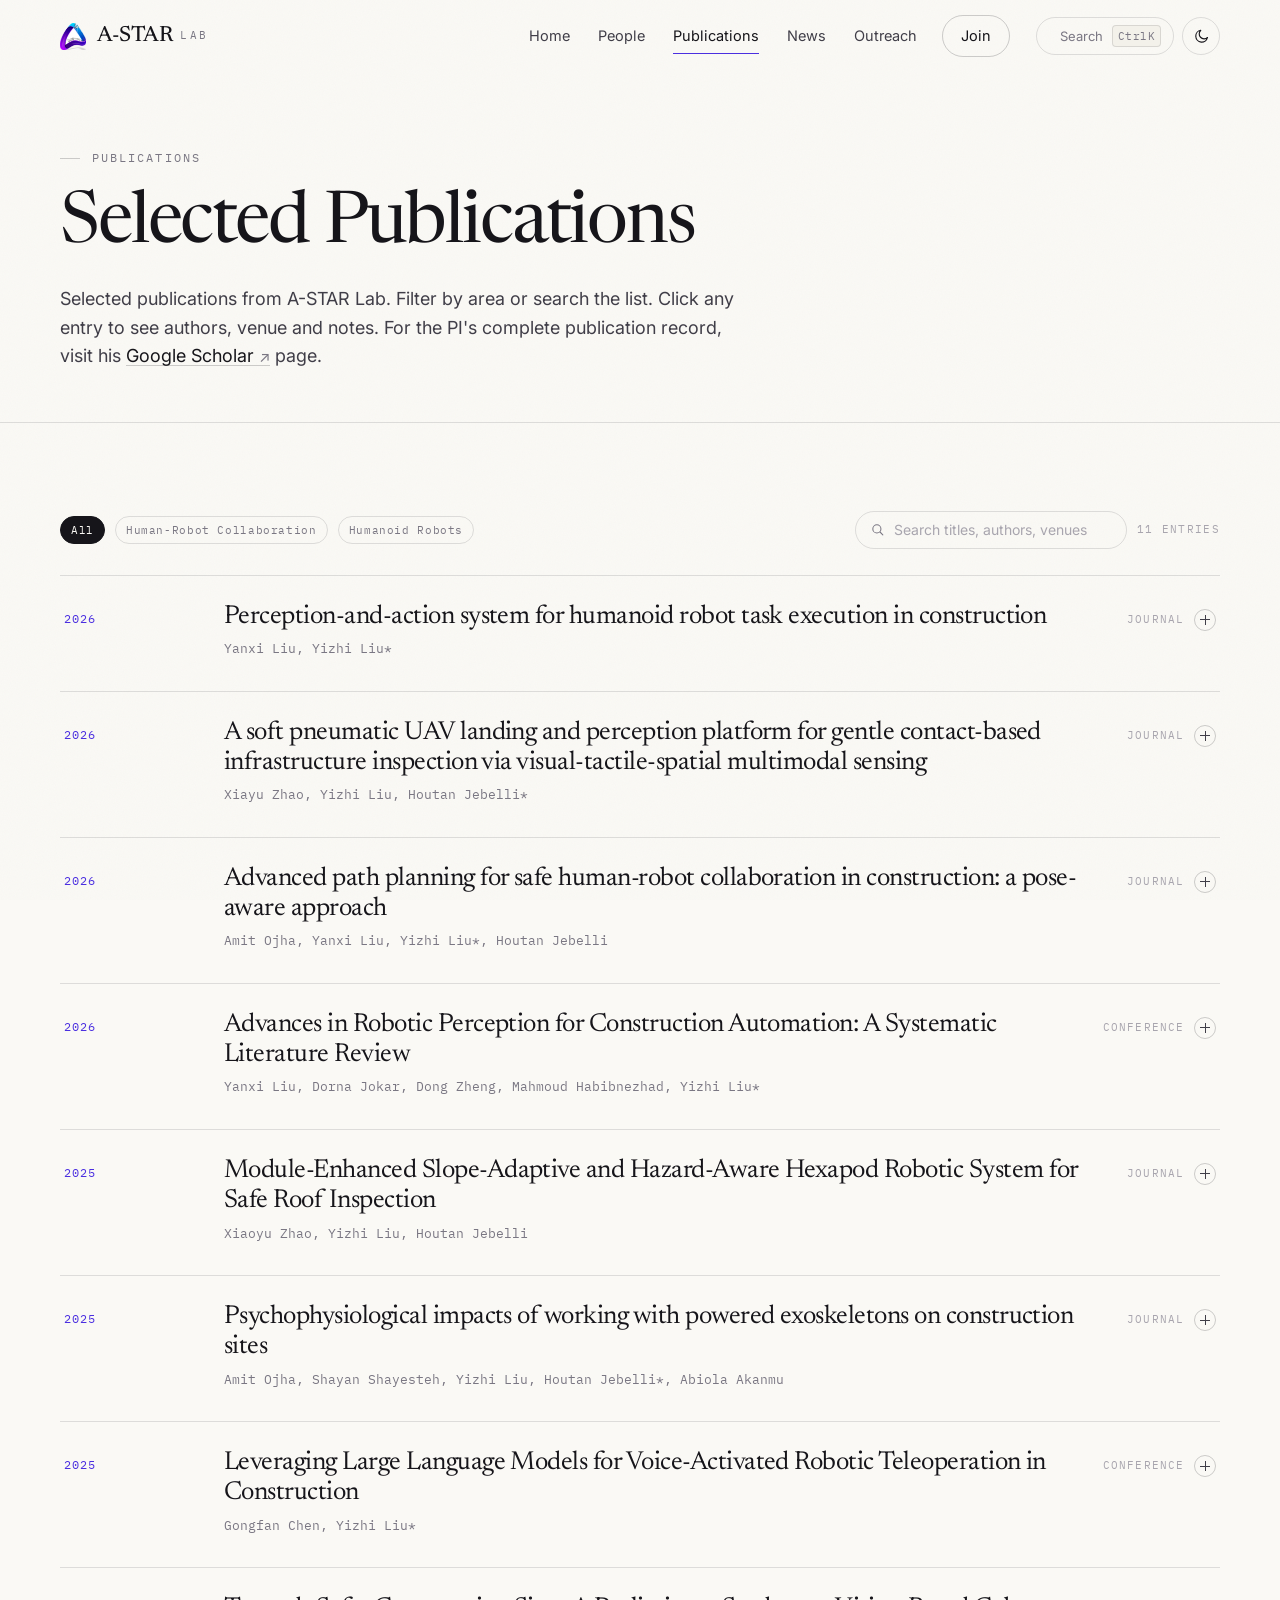
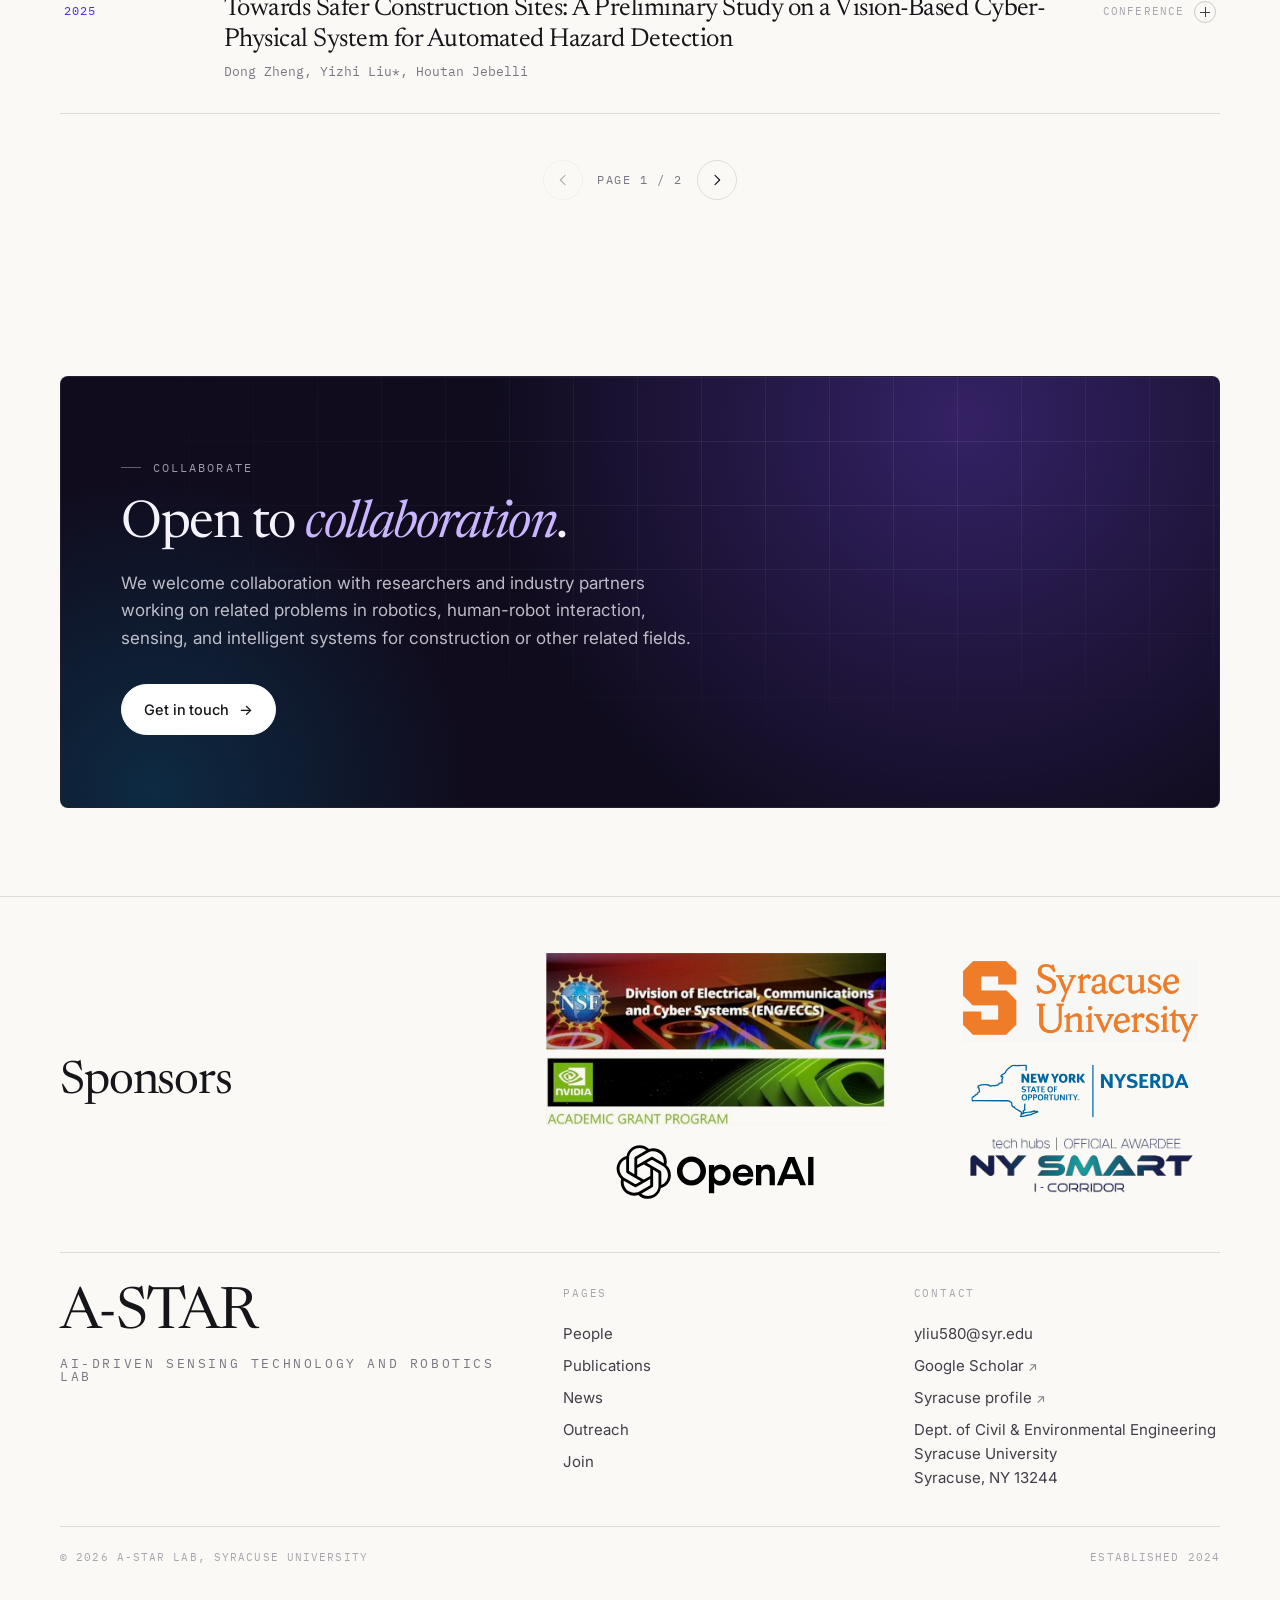
<file: publications.html>
<!doctype html>
<html lang="en">
  <head>
    <meta charset="UTF-8" />
    <meta name="viewport" content="width=device-width, initial-scale=1.0" />
    <title>Publications — A-STAR Lab</title>
    <meta
      name="description"
      content="Selected publications from the A-STAR Lab at Syracuse University."
    />
    <link rel="icon" href="assets/logo-mark.png" />
    <script>
      (function () {
        try {
          var t = localStorage.getItem("astar-theme");
          if (!t) {
            t = matchMedia("(prefers-color-scheme: dark)").matches
              ? "dark"
              : "light";
          }
          if (t === "dark")
            document.documentElement.setAttribute("data-theme", "dark");
        } catch (e) {}
      })();
    </script>
    <link rel="preconnect" href="https://fonts.googleapis.com" />
    <link rel="preconnect" href="https://fonts.gstatic.com" crossorigin />
    <link
      href="https://fonts.googleapis.com/css2?family=Newsreader:ital,opsz,wght@0,6..72,300..600;1,6..72,300..500&family=Inter:wght@300..600&family=IBM+Plex+Mono:wght@400;500&display=swap"
      rel="stylesheet"
    />
    <link rel="stylesheet" href="assets/style.css?v=52" />
  </head>
  <body>
    <div id="site-header"></div>

    <main>
      <section class="page-head">
        <div class="wrap reveal">
          <span class="label">Publications</span>
          <h1>Selected Publications</h1>
          <p class="lede">
            Selected publications from A-STAR Lab. Filter by area or search the
            list. Click any entry to see authors, venue and notes. For the PI's
            complete publication record, visit his
            <a
              href="https://scholar.google.com/citations?user=w91CAdkAAAAJ&hl=en"
              target="_blank"
              rel="noopener"
              class="ext"
              >Google Scholar</a
            >
            page.
          </p>
        </div>
      </section>

      <section class="section" id="papers" data-rail="Papers">
        <div class="wrap">
          <div class="filters reveal" data-filters="pubList" data-page-size="8">
            <button class="chip" data-tag="all" aria-pressed="true">All</button>
            <button class="chip" data-tag="hrc" aria-pressed="false">
              Human-Robot Collaboration
            </button>
            <!-- <button class="chip" data-tag="other" aria-pressed="false">
              Other Robotic Platforms
            </button> -->
            <button class="chip" data-tag="humanoid" aria-pressed="false">
              Humanoid Robots
            </button>
            <label class="search">
              <svg
                viewBox="0 0 24 24"
                fill="none"
                stroke="currentColor"
                stroke-width="1.7"
                stroke-linecap="round"
              >
                <circle cx="11" cy="11" r="6.5" />
                <path d="M16 16l4.5 4.5" />
              </svg>
              <input
                type="text"
                placeholder="Search titles, authors, venues"
                aria-label="Search publications"
              />
            </label>
            <span class="count"></span>
          </div>

          <div class="idx reveal" id="pubList">
            <div
              class="idx-row"
              data-tags="humanoid 2026"
              data-search="humanoid perception action framework"
              data-group="Publications"
              data-kind="paper"
              data-sub="CACAIE, 2026"
            >
              <span class="when">2026</span>
              <h3>
                Perception-and-action system for humanoid robot task execution
                in construction
              </h3>
              <span class="tail"
                >Journal<span class="toggle" aria-hidden="true"></span
              ></span>
              <div class="sub">Yanxi Liu, Yizhi Liu*</div>
              <div class="idx-body">
                <div>
                  <p>
                    <em>Computer-Aided Civil and Infrastructure Engineering</em
                    >. A humanoid observes skilled construction motions and
                    reproduces them on the corresponding task, closing the loop
                    from visual perception to physical action.
                  </p>
                  <div class="chips">
                    <span>humanoid</span><span>learning from demonstration</span
                    ><span>perception</span>
                  </div>
                  <div class="links">
                    <a href="https://doi.org/10.1016/j.cacaie.2026.100107"
                      >Paper Link</a
                    >
                  </div>
                </div>
              </div>
            </div>

            <div
              class="idx-row"
              data-tags="other 2026"
              data-search="GAN physiological computing cognitive load"
              data-group="Publications"
              data-kind="paper"
              data-sub="CACAIE, 2026"
            >
              <span class="when">2026</span>
              <h3>
                A soft pneumatic UAV landing and perception platform for gentle
                contact-based infrastructure inspection via
                visual-tactile-spatial multimodal sensing
              </h3>
              <span class="tail"
                >Journal<span class="toggle" aria-hidden="true"></span
              ></span>
              <div class="sub">Xiayu Zhao, Yizhi Liu, Houtan Jebelli*</div>
              <div class="idx-body">
                <div>
                  <p>
                    <em>Computer-Aided Civil and Infrastructure Engineering</em
                    >. It introduces a soft pneumatic UAV landing and sensing
                    platform enabling gentle, contact-based infrastructure
                    inspection.
                  </p>
                  <div class="chips">
                    <span>Robotic inspection</span
                    ><span>Contact-based UAV inspection</span
                    ><span>Multimodal sensing</span>
                  </div>
                  <div class="links">
                    <a href="https://doi.org/10.1016/j.cacaie.2026.100104"
                      >Paper Link</a
                    >
                  </div>
                </div>
              </div>
            </div>

            <div
              class="idx-row"
              data-tags="hrc other 2026"
              data-search="pose aware worker robot interaction"
              data-group="Publications"
              data-kind="paper"
              data-sub="Can. J. Civ. Eng., 2026"
            >
              <span class="when">2026</span>
              <h3>
                Advanced path planning for safe human-robot collaboration in
                construction: a pose-aware approach
              </h3>
              <span class="tail"
                >Journal<span class="toggle" aria-hidden="true"></span
              ></span>
              <div class="sub">
                Amit Ojha, Yanxi Liu, Yizhi Liu*, Houtan Jebelli
              </div>
              <div class="idx-body">
                <div>
                  <p>
                    <em>Canadian Journal of Civil Engineering</em>. A pose-aware
                    human-robot collaboration method that enables robots to
                    generate collision-free paths and make safe adjustments
                    based on workers' motion.
                  </p>
                  <div class="chips">
                    <span>path planning</span
                    ><span>human-robot collaboration</span
                    ><span>3D pose estimation</span>
                  </div>
                  <div class="links">
                    <a href="https://doi.org/10.1139/cjce-2025-0094"
                      >Paper Link</a
                    >
                  </div>
                </div>
              </div>
            </div>

            <div
              class="idx-row"
              data-tags="hrc other 2026"
              data-search="pose aware worker robot interaction"
              data-group="Publications"
              data-kind="paper"
              data-sub="CRC, 2026"
            >
              <span class="when">2026</span>
              <h3>
                Advances in Robotic Perception for Construction Automation: A
                Systematic Literature Review
              </h3>
              <span class="tail"
                >Conference<span class="toggle" aria-hidden="true"></span
              ></span>
              <div class="sub">
                Yanxi Liu, Dorna Jokar, Dong Zheng, Mahmoud Habibnezhad, Yizhi
                Liu*
              </div>
              <div class="idx-body">
                <div>
                  <p>
                    <em>2026 Construction Research Congress (CRC)</em>. This
                    paper systematically reviews recent advancements in robotic
                    perception for construction automation, highlighting
                    research gaps and guiding adaptive robotic perception
                    research for dynamic construction scenarios.
                  </p>
                  <div class="chips">
                    <span>robotic perception</span><span>literature review</span
                    ><span>construction robotics</span>
                  </div>
                  <!-- <div class="links">
                    <a href="https://doi.org/10.1139/cjce-2025-0094"
                      >Paper Link</a
                    >
                  </div> -->
                </div>
              </div>
            </div>

            <div
              class="idx-row"
              data-tags="other 2025"
              data-search="safe roof inspection"
              data-group="Publications"
              data-kind="paper"
              data-sub="ASCE OPEN, 2025"
            >
              <span class="when">2025</span>
              <h3>
                Module-Enhanced Slope-Adaptive and Hazard-Aware Hexapod Robotic
                System for Safe Roof Inspection
              </h3>
              <span class="tail"
                >Journal<span class="toggle" aria-hidden="true"></span
              ></span>
              <div class="sub">Xiaoyu Zhao, Yizhi Liu, Houtan Jebelli</div>
              <div class="idx-body">
                <div>
                  <p>
                    <em
                      >ASCE OPEN: Multidisciplinary Journal of Civil
                      Engineering</em
                    >. It presents a module-enhanced hexapod robot designed for
                    autonomous roof inspection.
                  </p>
                  <div class="chips">
                    <span>robotic inspection</span
                    ><span>six-legged walking robot</span><span>safety</span>
                  </div>
                  <div class="links">
                    <a href="https://doi.org/10.1061/AOMJAH.AOENG-0088"
                      >Paper Link</a
                    >
                  </div>
                </div>
              </div>
            </div>

            <div
              class="idx-row"
              data-tags="other 2025"
              data-search="psychophysiological impact"
              data-group="Publications"
              data-kind="paper"
              data-sub="Automation in Construction, 2025"
            >
              <span class="when">2025</span>
              <h3>
                Psychophysiological impacts of working with powered exoskeletons
                on construction sites
              </h3>
              <span class="tail"
                >Journal<span class="toggle" aria-hidden="true"></span
              ></span>
              <div class="sub">
                Amit Ojha, Shayan Shayesteh, Yizhi Liu, Houtan Jebelli*, Abiola
                Akanmu
              </div>
              <div class="idx-body">
                <div>
                  <p>
                    <em>Automation in Construction.</em> This paper aims to
                    investigate the potential psychophysiological risks linked
                    to the use of powered exoskeletons in construction tasks.
                  </p>
                  <div class="chips">
                    <span>wearable assistive device</span
                    ><span>exoskeleton</span><span>ergonomics</span
                    ><span>construction worker safety</span>
                  </div>
                  <div class="links">
                    <a href="https://doi.org/10.1016/j.autcon.2025.106312"
                      >Paper Link</a
                    >
                  </div>
                </div>
              </div>
            </div>

            <div
              class="idx-row"
              data-tags="other 2025"
              data-search="large language models robotic teleoperation"
              data-group="Publications"
              data-kind="paper"
              data-sub="Computing in Civil Engineering, 2025"
            >
              <span class="when">2025</span>
              <h3>
                Leveraging Large Language Models for Voice-Activated Robotic
                Teleoperation in Construction
              </h3>
              <span class="tail"
                >Conference<span class="toggle" aria-hidden="true"></span
              ></span>
              <div class="sub">Gongfan Chen, Yizhi Liu*</div>
              <div class="idx-body">
                <div>
                  <p>
                    <em>Computing in Civil Engineering 2025.</em> This study
                    proposes a voice-activated robotic teleoperation framework
                    that enables workers to control robots using natural,
                    everyday language.
                  </p>
                  <div class="chips">
                    <span>large language model</span
                    ><span>robotic teleoperation</span
                    ><span>human-robot interaction</span>
                  </div>
                  <div class="links">
                    <a href="https://doi.org/10.1061/9780784486436.053"
                      >Paper Link</a
                    >
                  </div>
                </div>
              </div>
            </div>
            <div
              class="idx-row"
              data-tags="2025"
              data-search="cyber-physical system enhance hazard identification"
              data-group="Publications"
              data-kind="paper"
              data-sub="Computing in Civil Engineering, 2025"
            >
              <span class="when">2025</span>
              <h3>
                Towards Safer Construction Sites: A Preliminary Study on a
                Vision-Based Cyber-Physical System for Automated Hazard
                Detection
              </h3>
              <span class="tail"
                >Conference<span class="toggle" aria-hidden="true"></span
              ></span>
              <div class="sub">Dong Zheng, Yizhi Liu*, Houtan Jebelli</div>
              <div class="idx-body">
                <div>
                  <p>
                    <em>Computing in Civil Engineering 2025.</em> A vision-based
                    cyber-physical system (CPS) that captures on-site images for
                    3D reconstruction, uses SAM to detect hazards including
                    unsecured machinery and hazardous materials, and then
                    delivers alerts to workers via their smartwatches.
                  </p>
                  <div class="chips">
                    <span>CPS</span><span>3D reconstruction</span
                    ><span>hazard detection</span>
                  </div>
                  <div class="links">
                    <a href="https://doi.org/10.1061/9780784486436.050"
                      >Paper Link</a
                    >
                  </div>
                </div>
              </div>
            </div>
            <div
              class="idx-row"
              data-tags="hrc other 2025"
              data-search="large language models human-robot interaction"
              data-group="Publications"
              data-kind="paper"
              data-sub="Computing in Civil Engineering, 2025"
            >
              <span class="when">2025</span>
              <h3>
                Enhancing the Worker-Robot Interaction for Construction Task
                Operation: A Preliminary Study Using Large Language Model-Based
                Methods
              </h3>
              <span class="tail"
                >Conference<span class="toggle" aria-hidden="true"></span
              ></span>
              <div class="sub">
                Vedant Mapare, Yizhi Liu*, Dong Zheng, Gongfan Chen
              </div>
              <div class="idx-body">
                <div>
                  <p>
                    <em>Computing in Civil Engineering 2025.</em> An LLM-based
                    interface that interprets workers' natural language commands
                    into arm-based robot actions using customized prompt
                    engineering.
                  </p>
                  <div class="chips">
                    <span>tree-of-thought (ToT) algorithm</span><span>LLM</span
                    ><span>robotic arm</span><span>bricklaying tasks</span>
                  </div>
                  <div class="links">
                    <a href="https://doi.org/10.1061/9780784486443.073"
                      >Paper Link</a
                    >
                  </div>
                </div>
              </div>
            </div>
            <div
              class="idx-row"
              data-tags="hrc other 2024"
              data-search="physiological signals VR monitor heat strain risk"
              data-group="Publications"
              data-kind="paper"
              data-sub="Automation in Construction, 2024"
            >
              <span class="when">2024</span>
              <h3>
                Worker-centric heat strain analysis: Integrating physiological
                signals with ensemble learning and domain adaptation
              </h3>
              <span class="tail"
                >Journal<span class="toggle" aria-hidden="true"></span
              ></span>
              <div class="sub">
                Amit Ojha, Shayan Shayesteh, Ali Sharifironizi, Yizhi Liu,
                Houtan Jebelli*
              </div>
              <div class="idx-body">
                <div>
                  <p>
                    <em>Automation in Construction.</em>
                    A worker-centered heat strain monitoring framework that uses
                    physiological data from wearable biosensors for a more
                    accurate and consistent estimation of heat strain risks.
                  </p>
                  <div class="chips">
                    <span>physiological signals</span><span>VR</span
                    ><span>heat strain monitoring</span
                    ><span>Data-driven health monitoring</span>
                  </div>
                  <div class="links">
                    <a href="https://doi.org/10.1016/j.autcon.2024.105670"
                      >Paper Link</a
                    >
                  </div>
                </div>
              </div>
            </div>
            <div
              class="idx-row"
              data-tags="hrc other 2024"
              data-search="robot motion planning human-robot collaboration"
              data-group="Publications"
              data-kind="paper"
              data-sub="CACAIE, 2024"
            >
              <span class="when">2024</span>
              <h3>
                Intention-aware robot motion planning for safe worker-robot
                collaboration
              </h3>
              <span class="tail"
                >Journal<span class="toggle" aria-hidden="true"></span
              ></span>
              <div class="sub">Yizhi Liu, Houtan Jebelli*</div>
              <div class="idx-body">
                <div>
                  <p>
                    <em
                      >Computer-Aided Civil and Infrastructure Engineering.</em
                    >
                    An intention-aware motion planning method for robots to
                    avoid collisions during human-robot collaboration.
                  </p>
                  <div class="chips">
                    <span>safety</span><span>hrc</span
                    ><span>motion planning</span><span>pose estimation</span>
                  </div>
                  <div class="links">
                    <a href="https://doi.org/10.1111/mice.13129">Paper Link</a>
                  </div>
                </div>
              </div>
            </div>
          </div>
          <p class="no-match">No entry matches that filter.</p>
          <div class="pager" data-pager></div>
        </div>
      </section>

      <section class="section" id="collaborate" data-rail="Collaborate">
        <div class="wrap">
          <div class="band reveal">
            <div class="inner">
              <span class="label">Collaborate</span>
              <h2>Open to <em>collaboration</em>.</h2>
              <p>
                We welcome collaboration with researchers and industry partners
                working on related problems in robotics, human-robot
                interaction, sensing, and intelligent systems for construction or
                other related fields.
              </p>
              <div class="hero-cta">
                <a class="btn solid on-dark" href="join.html"
                  >Get in touch <span class="arw">&rarr;</span></a
                >
              </div>
            </div>
          </div>
        </div>
      </section>
    </main>

    <div id="site-footer"></div>
    <script src="assets/site.js?v=48"></script>
  </body>
</html>
</file>
<file: assets/style.css>
/* ==========================================================================
   A-STAR Lab — stylesheet
   Editorial system: warm paper, hairlines, one indigo accent.
   Display: Newsreader · UI/body: Inter · metadata: IBM Plex Mono
   ========================================================================== */

/* --- tokens ------------------------------------------------------------- */
:root {
  --paper: #faf9f5;
  --paper-2: #f3f1ea;
  --raise: #ffffff;
  --ink: #16151a;
  --ink-2: #403e48;
  --muted: #7a7783;
  --faint: #a8a5ae;
  --line: rgba(22, 21, 26, 0.12);
  --line-2: rgba(22, 21, 26, 0.2);
  --accent: #4b2fe0;
  --accent-2: #7a4bf0;
  --accent-ink: #3d24c4;
  --accent-wash: rgba(75, 47, 224, 0.07);
  --sheen: linear-gradient(90deg, #8a1ad6, #4b2fe0 38%, #1e7be6 72%, #00b4e6);

  --maxw: 1240px;
  --gut: 40px;
  --r: 4px;
  --header-h: 72px;
  --ease: cubic-bezier(0.22, 0.61, 0.36, 1);
  --ease-out: cubic-bezier(0.16, 1, 0.3, 1);

  --plate: #ffffff;
  --scrim: rgba(250, 249, 245, 0.72);
  --shadow-lift: 0 22px 48px -30px rgba(24, 16, 52, 0.45);
  color-scheme: light;
}

[data-theme="dark"] {
  --paper: #0b0b0f;
  --paper-2: #12121a;
  --raise: #15151e;
  --ink: #f4f3ef;
  --ink-2: #c4c2cc;
  --muted: #8b8894;
  --faint: #66636e;
  --line: rgba(255, 255, 255, 0.13);
  --line-2: rgba(255, 255, 255, 0.22);
  --accent: #a48cff;
  --accent-2: #c0a6ff;
  --accent-ink: #b9a5ff;
  --accent-wash: rgba(164, 140, 255, 0.1);
  --plate: #efede6;
  --scrim: rgba(11, 11, 15, 0.72);
  --shadow-lift: 0 24px 60px -28px rgba(0, 0, 0, 0.8);
  color-scheme: dark;
}

/* --- reset -------------------------------------------------------------- */
* {
  box-sizing: border-box;
  margin: 0;
  padding: 0;
}
html {
  scroll-behavior: smooth;
  scroll-padding-top: calc(var(--header-h) + 24px);
  -webkit-text-size-adjust: 100%;
}
body {
  background: var(--paper);
  color: var(--ink);
  font-family:
    "Inter",
    system-ui,
    -apple-system,
    sans-serif;
  font-size: 17px;
  line-height: 1.6;
  font-weight: 400;
  -webkit-font-smoothing: antialiased;
  text-rendering: optimizeLegibility;
  overflow-x: hidden;
  transition:
    background 0.4s var(--ease),
    color 0.4s var(--ease);
}
/* paper grain: adds depth without imagery */
body::before {
  content: "";
  position: fixed;
  inset: 0;
  z-index: 1;
  pointer-events: none;
  opacity: 0.035;
  background-image: url("data:image/svg+xml,%3Csvg xmlns='http://www.w3.org/2000/svg' width='140' height='140'%3E%3Cfilter id='n'%3E%3CfeTurbulence type='fractalNoise' baseFrequency='.85' numOctaves='3'/%3E%3C/filter%3E%3Crect width='140' height='140' filter='url(%23n)'/%3E%3C/svg%3E");
  mix-blend-mode: multiply;
}
[data-theme="dark"] body::before {
  mix-blend-mode: screen;
  opacity: 0.05;
}
a {
  color: inherit;
  text-decoration: none;
}
img,
svg {
  max-width: 100%;
  display: block;
}
button,
input {
  font: inherit;
  color: inherit;
}
::selection {
  background: var(--accent);
  color: #fff;
}
:focus-visible {
  outline: 2px solid var(--accent);
  outline-offset: 3px;
  border-radius: 2px;
}

.wrap {
  width: 100%;
  max-width: var(--maxw);
  margin: 0 auto;
  padding: 0 var(--gut);
}
main {
  position: relative;
  z-index: 2;
}

/* --- type primitives ---------------------------------------------------- */
.mono,
.meta {
  font-family: "IBM Plex Mono", ui-monospace, monospace;
}
.display {
  font-family: "Newsreader", Georgia, serif;
  font-weight: 400;
  letter-spacing: -0.022em;
  line-height: 1.02;
  font-optical-sizing: auto;
}
.display em {
  font-style: italic;
  font-weight: 400;
}
.serif {
  font-family: "Newsreader", Georgia, serif;
}

.label {
  font-family: "IBM Plex Mono", monospace;
  font-size: 11.5px;
  font-weight: 400;
  letter-spacing: 0.18em;
  text-transform: uppercase;
  color: var(--muted);
  display: inline-flex;
  align-items: center;
  gap: 12px;
  white-space: nowrap;
}
.label::before {
  content: "";
  width: 20px;
  height: 1px;
  background: var(--line-2);
  flex: none;
}
.label.bare::before {
  display: none;
}

.lede {
  font-size: clamp(18px, 1.35vw, 20.5px);
  line-height: 1.58;
  color: var(--ink-2);
  max-width: 60ch;
}
.lede strong,
.lede b {
  color: var(--ink);
  font-weight: 500;
}
p a:not(.btn) {
  color: var(--ink);
  text-decoration: none;
  box-shadow: inset 0 -1px 0 var(--line-2);
  transition:
    box-shadow 0.2s var(--ease),
    color 0.2s var(--ease);
}
p a:not(.btn):hover {
  color: var(--accent-ink);
  box-shadow: inset 0 -1px 0 var(--accent);
}

.ext::after {
  content: "↗";
  font-size: 0.82em;
  margin-left: 0.32em;
  color: var(--muted);
}
.todo {
  font-family: "IBM Plex Mono", monospace;
  font-size: 10.5px;
  letter-spacing: 0.1em;
  text-transform: uppercase;
  color: var(--muted);
  border: 1px dashed var(--line-2);
  padding: 2px 6px;
  border-radius: 3px;
  vertical-align: 1px;
  white-space: nowrap;
}

/* --- buttons ------------------------------------------------------------ */
.btn {
  --bg: transparent;
  position: relative;
  display: inline-flex;
  align-items: center;
  gap: 10px;
  cursor: pointer;
  font-size: 14.5px;
  font-weight: 500;
  letter-spacing: -0.005em;
  padding: 13px 22px;
  border-radius: 100px;
  border: 1px solid var(--line-2);
  background: var(--bg);
  overflow: hidden;
  transition:
    border-color 0.25s var(--ease),
    color 0.25s var(--ease),
    background 0.25s var(--ease),
    transform 0.3s var(--ease-out);
}
.btn .arw {
  transition: transform 0.3s var(--ease-out);
}
.btn:hover .arw {
  transform: translateX(4px);
}
.btn.solid {
  background: var(--ink);
  color: var(--paper);
  border-color: var(--ink);
}
.btn.solid:hover {
  background: var(--accent);
  border-color: var(--accent);
  color: #fff;
  transform: translateY(-1px);
}
.btn.line:hover {
  border-color: var(--ink);
  background: var(--accent-wash);
  transform: translateY(-1px);
}
.btn.on-dark {
  border-color: rgba(255, 255, 255, 0.32);
  color: #fff;
}
.btn.on-dark:hover {
  background: #fff;
  color: #16151a;
  border-color: #fff;
}
.btn.on-dark.solid {
  background: #fff;
  color: #16151a;
  border-color: #fff;
}
.btn.on-dark.solid:hover {
  background: var(--accent-2);
  border-color: var(--accent-2);
  color: #16151a;
}

/* ==========================================================================
   HEADER
   ========================================================================== */
.site-header {
  position: fixed;
  inset: 0 0 auto 0;
  z-index: 60;
  border-bottom: 1px solid transparent;
  transition:
    background 0.35s var(--ease),
    border-color 0.35s var(--ease),
    backdrop-filter 0.35s;
}
.site-header.scrolled {
  background: var(--scrim);
  backdrop-filter: saturate(160%) blur(14px);
  border-bottom-color: var(--line);
}
.nav {
  display: flex;
  align-items: center;
  justify-content: space-between;
  gap: 24px;
  height: var(--header-h);
}

.brand {
  display: inline-flex;
  align-items: center;
  gap: 11px;
  position: relative;
}
.brand-mark {
  /* lab logo, sized to sit level with the wordmark next to it */
  height: 27px;
  width: auto;
  flex: none;
  display: block;
  transition: transform 0.5s var(--ease-out);
}
.brand:hover .brand-mark {
  transform: scale(1.07);
}
.brand-text {
  font-family: "Newsreader", serif;
  font-size: 22px;
  font-weight: 500;
  letter-spacing: -0.02em;
  line-height: 1;
}
.brand-text em {
  font-style: normal;
  font-family: "IBM Plex Mono", monospace;
  font-size: 11px;
  font-weight: 400;
  letter-spacing: 0.2em;
  color: var(--muted);
  margin-left: 8px;
  vertical-align: 2px;
}

.nav-right {
  display: flex;
  align-items: center;
  gap: 26px;
}
.nav-links {
  display: flex;
  align-items: center;
  gap: 2px;
}
.nav-links a {
  position: relative;
  font-size: 14.5px;
  color: var(--ink-2);
  padding: 8px 13px;
  border-radius: 100px;
  transition:
    color 0.2s var(--ease),
    background 0.2s var(--ease);
}
.nav-links a:hover {
  color: var(--ink);
  background: var(--accent-wash);
}
.nav-links a.active {
  color: var(--ink);
}
.nav-links a.active::after {
  content: "";
  position: absolute;
  left: 13px;
  right: 13px;
  bottom: 2px;
  height: 1px;
  background: var(--accent);
}
.nav-links a.nav-cta {
  color: var(--ink);
  border: 1px solid var(--line-2);
  margin-left: 10px;
  padding: 8px 18px;
}
.nav-links a.nav-cta:hover {
  background: var(--ink);
  color: var(--paper);
  border-color: var(--ink);
}
.nav-links a.nav-cta.active::after {
  display: none;
}

.nav-actions {
  display: flex;
  align-items: center;
  gap: 8px;
}
.icon-btn {
  width: 38px;
  height: 38px;
  flex: none;
  border-radius: 100px;
  border: 1px solid var(--line);
  background: transparent;
  display: inline-flex;
  align-items: center;
  justify-content: center;
  cursor: pointer;
  transition:
    border-color 0.2s,
    color 0.2s,
    background 0.2s,
    transform 0.3s var(--ease-out);
}
.icon-btn:hover {
  border-color: var(--line-2);
  background: var(--accent-wash);
  color: var(--accent-ink);
  transform: translateY(-1px);
}
.icon-btn svg {
  width: 17px;
  height: 17px;
}
.theme-toggle .sun {
  display: none;
}
[data-theme="dark"] .theme-toggle .moon {
  display: none;
}
[data-theme="dark"] .theme-toggle .sun {
  display: block;
}

.kbd-btn {
  display: inline-flex;
  align-items: center;
  gap: 9px;
  height: 38px;
  padding: 0 12px 0 14px;
  border: 1px solid var(--line);
  border-radius: 100px;
  background: transparent;
  cursor: pointer;
  font-size: 13px;
  color: var(--muted);
  transition:
    border-color 0.2s,
    color 0.2s,
    background 0.2s;
}
.kbd-btn:hover {
  border-color: var(--line-2);
  color: var(--ink);
  background: var(--accent-wash);
}
.kbd-btn kbd {
  font-family: "IBM Plex Mono", monospace;
  font-size: 10.5px;
  letter-spacing: 0.04em;
  border: 1px solid var(--line);
  border-radius: 4px;
  padding: 2px 5px;
  color: var(--muted);
  background: var(--paper-2);
}
.menu-btn {
  display: none;
  width: 38px;
  height: 38px;
  border: 1px solid var(--line);
  border-radius: 100px;
  background: none;
  cursor: pointer;
  position: relative;
}
.menu-btn i {
  position: absolute;
  left: 11px;
  width: 16px;
  height: 1.5px;
  background: var(--ink);
  transition:
    transform 0.3s var(--ease),
    opacity 0.2s;
}
.menu-btn i:nth-child(1) {
  top: 14px;
}
.menu-btn i:nth-child(2) {
  bottom: 14px;
}
.menu-btn.open i:nth-child(1) {
  transform: translateY(4px) rotate(45deg);
}
.menu-btn.open i:nth-child(2) {
  transform: translateY(-4px) rotate(-45deg);
}

/* scroll progress */
.progress {
  position: absolute;
  left: 0;
  bottom: -1px;
  height: 1.5px;
  width: 0;
  background: var(--sheen);
  z-index: 2;
  transition: width 0.1s linear;
}

/* mobile overlay menu */
.mobile-menu {
  position: fixed;
  inset: 0;
  z-index: 55;
  background: var(--paper);
  padding: calc(var(--header-h) + 28px) var(--gut) 40px;
  display: flex;
  flex-direction: column;
  justify-content: space-between;
  opacity: 0;
  visibility: hidden;
  transform: translateY(-8px);
  transition:
    opacity 0.3s var(--ease),
    transform 0.4s var(--ease-out),
    visibility 0.3s;
}
.mobile-menu.open {
  opacity: 1;
  visibility: visible;
  transform: none;
}
.mobile-menu nav {
  display: flex;
  flex-direction: column;
}
.mobile-menu nav a {
  font-family: "Newsreader", serif;
  font-size: clamp(30px, 9vw, 44px);
  letter-spacing: -0.03em;
  padding: 14px 0;
  border-bottom: 1px solid var(--line);
  display: flex;
  align-items: baseline;
  justify-content: space-between;
  opacity: 0;
  transform: translateY(14px);
}
.mobile-menu.open nav a {
  opacity: 1;
  transform: none;
  transition:
    opacity 0.5s var(--ease) calc(0.05s * var(--i)),
    transform 0.6s var(--ease-out) calc(0.05s * var(--i));
}
.mobile-menu nav a span {
  font-family: "IBM Plex Mono", monospace;
  font-size: 11px;
  letter-spacing: 0.14em;
  color: var(--faint);
}
.mobile-menu .mm-foot {
  font-family: "IBM Plex Mono", monospace;
  font-size: 11.5px;
  letter-spacing: 0.1em;
  color: var(--muted);
  text-transform: uppercase;
}

/* ==========================================================================
   COMMAND PALETTE
   ========================================================================== */
.cmdk {
  position: fixed;
  inset: 0;
  z-index: 90;
  display: grid;
  place-items: start center;
  padding: 12vh 20px 20px;
  opacity: 0;
  visibility: hidden;
  transition:
    opacity 0.22s var(--ease),
    visibility 0.22s;
}
.cmdk.open {
  opacity: 1;
  visibility: visible;
}
.cmdk-scrim {
  position: absolute;
  inset: 0;
  background: rgba(12, 10, 20, 0.42);
  backdrop-filter: blur(6px);
}
[data-theme="dark"] .cmdk-scrim {
  background: rgba(0, 0, 0, 0.6);
}
.cmdk-box {
  position: relative;
  width: 100%;
  max-width: 620px;
  background: var(--raise);
  border: 1px solid var(--line-2);
  border-radius: 12px;
  box-shadow: 0 40px 90px -40px rgba(20, 12, 48, 0.65);
  overflow: hidden;
  transform: translateY(-10px) scale(0.985);
  transition: transform 0.28s var(--ease-out);
}
.cmdk.open .cmdk-box {
  transform: none;
}
.cmdk-field {
  display: flex;
  align-items: center;
  gap: 12px;
  padding: 16px 18px;
  border-bottom: 1px solid var(--line);
}
.cmdk-field svg {
  width: 17px;
  height: 17px;
  color: var(--muted);
  flex: none;
}
.cmdk-field input {
  flex: 1;
  border: none;
  background: none;
  outline: none;
  font-size: 16.5px;
}
.cmdk-field input::placeholder {
  color: var(--faint);
}
.cmdk-list {
  max-height: min(50vh, 380px);
  overflow-y: auto;
  padding: 8px;
}
.cmdk-group {
  font-family: "IBM Plex Mono", monospace;
  font-size: 10.5px;
  letter-spacing: 0.16em;
  text-transform: uppercase;
  color: var(--faint);
  padding: 12px 12px 6px;
}
.cmdk-item {
  display: flex;
  align-items: center;
  gap: 12px;
  width: 100%;
  text-align: left;
  padding: 10px 12px;
  border-radius: 7px;
  border: none;
  background: none;
  cursor: pointer;
  font-size: 15px;
}
.cmdk-item .ci-kind {
  font-family: "IBM Plex Mono", monospace;
  font-size: 10.5px;
  color: var(--faint);
  margin-left: auto;
  letter-spacing: 0.08em;
}
.cmdk-item .ci-sub {
  color: var(--muted);
  font-size: 13px;
}
.cmdk-item[aria-selected="true"] {
  background: var(--accent-wash);
  color: var(--accent-ink);
}
.cmdk-item[aria-selected="true"] .ci-kind {
  color: var(--accent);
}
.cmdk-empty {
  padding: 26px 14px;
  color: var(--muted);
  font-size: 14.5px;
  text-align: center;
}
.cmdk-foot {
  display: flex;
  gap: 18px;
  padding: 11px 18px;
  border-top: 1px solid var(--line);
  font-family: "IBM Plex Mono", monospace;
  font-size: 10.5px;
  letter-spacing: 0.08em;
  color: var(--faint);
  text-transform: uppercase;
}

/* ==========================================================================
   HERO (home)
   ========================================================================== */
.hero {
  position: relative;
  padding: calc(var(--header-h) + 76px) 0 64px;
  overflow: hidden;
}
#cloud {
  position: absolute;
  left: 32%;
  right: 0;
  bottom: 0;
  height: 62%;
  z-index: 0;
  pointer-events: none;
  -webkit-mask-image: radial-gradient(
    118% 128% at 46% 112%,
    #000 24%,
    rgba(0, 0, 0, 0.4) 60%,
    transparent 86%
  );
  mask-image: radial-gradient(
    118% 128% at 46% 112%,
    #000 24%,
    rgba(0, 0, 0, 0.4) 60%,
    transparent 86%
  );
}
@media (max-width: 900px) {
  #cloud {
    left: 0;
    height: 46%;
  }
}
.hero .wrap {
  position: relative;
  z-index: 1;
}
.hero-grid {
  display: grid;
  grid-template-columns: minmax(0, 1.22fr) minmax(0, 0.78fr);
  gap: 64px;
  /* both columns start on the same line, so the clip and the eyebrow share a
     top edge instead of floating independently */
  align-items: start;
}
.hero h1 {
  font-family: "Newsreader", serif;
  font-weight: 400;
  font-size: clamp(44px, 6.1vw, 88px);
  line-height: 0.98;
  letter-spacing: -0.03em;
  margin: 26px 0 26px;
}
.hero h1 em {
  font-style: italic;
  color: var(--accent-ink);
}
/* hero title: the mark and the lab's full name read as one lockup */
.hero h1.hero-title {
  display: flex;
  align-items: center;
  gap: clamp(18px, 2vw, 30px);
  font-size: clamp(27px, 3.3vw, 45px);
  line-height: 1.16;
  letter-spacing: -0.02em;
}
.hero-title-mark {
  height: clamp(88px, 10.5vw, 152px);
  width: auto;
  flex: none;
}
.hero h1.hero-title em {
  /* upright, not italic: it is an acronym, not an aside */
  font-style: normal;
  font-weight: 500;
  color: var(--accent-ink);
}
@media (max-width: 620px) {
  .hero h1.hero-title {
    flex-direction: column;
    align-items: flex-start;
    gap: 16px;
  }
  .hero-title-mark {
    height: 76px;
  }
}

.hero-cta {
  display: flex;
  align-items: center;
  gap: 12px;
  flex-wrap: wrap;
  margin-top: 32px;
}

.hero-badge {
  display: inline-flex;
  align-items: center;
  gap: 10px;
  font-family: "IBM Plex Mono", monospace;
  font-size: 11px;
  letter-spacing: 0.16em;
  text-transform: uppercase;
  color: var(--muted);
  border: 1px solid var(--line);
  border-radius: 100px;
  padding: 6px 14px;
  margin-bottom: 22px;
}
.hero-badge i {
  width: 6px;
  height: 6px;
  border-radius: 50%;
  background: var(--accent);
  flex: none;
  box-shadow: 0 0 0 3px var(--accent-wash);
  animation: pulse 2.8s var(--ease) infinite;
}
@keyframes pulse {
  0%,
  100% {
    opacity: 1;
  }
  50% {
    opacity: 0.35;
  }
}

/* Hero video variant. The clip fills its frame edge to edge, the same way
   photos do in the gallery, instead of floating inside a second rectangle of
   page colour. A 2:3 crop trims the empty studio backdrop above and below the
   robot without touching the hard hat or the feet. */
.plate.is-video {
  /* the figure is exactly as wide as the frame, so the caption rule below it
     lines up with the video edges instead of overhanging them */
  width: clamp(228px, 26vw, 292px);
  padding: 0;
  border: none;
  background: none;
  justify-self: center;
}
.plate.is-video::after {
  display: none;
}
.plate-frame {
  position: relative;
  width: 100%;
  /* the clip's own ratio (578x1004): nothing is cropped, so the raised flag
     and the feet both stay in frame for the whole loop */
  aspect-ratio: 578 / 1004;
  overflow: hidden;
  /* The clip carries its own alpha channel, so there is no panel to outline and
     no backdrop to stand in for while it loads — a border or fill here would
     read as a box drawn around a robot that is otherwise sitting on the paper.
     The transparent poster covers the load gap instead. */
  border: 0;
  background: transparent;
}
.plate-frame video {
  display: block;
  width: 100%;
  height: 100%;
  object-fit: cover;
  /* No filter here. The warmth/lift pair existed to nudge the old opaque grey
     backdrop toward the paper colour; with an alpha clip there is no backdrop
     left to correct, and any filter would tint the robot itself — sepia(0.06)
     saturate(1.12) turned the former #FAF9F5 fill into rgb(255,252,243), which
     is what made the panel read lighter than the page. */
}
.plate.is-video figcaption {
  width: 0;
  min-width: 100%;
  letter-spacing: 0.05em;
  margin-top: 16px;
  padding-top: 14px;
  border-top: 1px solid var(--line);
}
.plate.is-video figcaption {
  justify-content: center;
  text-align: center;
  line-height: 1.7;
}
[data-theme="dark"] .plate.is-video {
  background: transparent;
  border-color: var(--line);
}
[data-theme="dark"] .plate.is-video figcaption {
  border-top-color: var(--line);
  color: var(--faint);
}

.plate {
  position: relative;
  padding: 26px;
  border: 1px solid var(--line);
  border-radius: 6px;
  background: var(--paper);
}
.plate::after {
  content: "";
  position: absolute;
  inset: -1px;
  border-radius: 6px;
  pointer-events: none;
  background: radial-gradient(
    340px circle at var(--mx, 50%) var(--my, 40%),
    var(--accent-wash),
    transparent 70%
  );
  opacity: 0;
  transition: opacity 0.4s;
}
.plate:hover::after {
  opacity: 1;
}
.plate img {
  width: 100%;
  max-width: 340px;
  margin: 0 auto;
  transition: transform 0.6s var(--ease-out);
}
.plate:hover img {
  transform: scale(1.02);
}
.plate figcaption {
  margin-top: 18px;
  padding-top: 14px;
  border-top: 1px solid var(--line);
  font-family: "IBM Plex Mono", monospace;
  font-size: 10.5px;
  letter-spacing: 0.12em;
  text-transform: uppercase;
  color: var(--faint);
  display: flex;
  justify-content: space-between;
  gap: 12px;
}
/* the logo carries a black wordmark, so on dark it sits on a warm plate
   instead of being inverted (which would wreck the brand colours) */
[data-theme="dark"] .plate {
  background: var(--plate);
  border-color: transparent;
}
[data-theme="dark"] .plate figcaption {
  border-top-color: rgba(22, 21, 26, 0.14);
  color: #8b8880;
}

.scroll-cue {
  margin-top: 56px;
  display: inline-flex;
  align-items: center;
  gap: 12px;
  font-family: "IBM Plex Mono", monospace;
  font-size: 10.5px;
  letter-spacing: 0.18em;
  text-transform: uppercase;
  color: var(--faint);
}
.scroll-cue i {
  display: block;
  width: 1px;
  height: 34px;
  background: linear-gradient(var(--line-2), transparent);
  position: relative;
  overflow: hidden;
}
.scroll-cue i::after {
  content: "";
  position: absolute;
  inset: 0;
  background: var(--accent);
  animation: trace 2.4s var(--ease) infinite;
}
@keyframes trace {
  0% {
    transform: translateY(-100%);
  }
  60%,
  100% {
    transform: translateY(100%);
  }
}

/* ==========================================================================
   PAGE HEAD (inner)
   ========================================================================== */
.page-head {
  position: relative;
  padding: calc(var(--header-h) + 68px) 0 52px;
  overflow: hidden;
}
.page-head h1 {
  font-family: "Newsreader", serif;
  font-weight: 400;
  font-size: clamp(40px, 5.6vw, 74px);
  line-height: 1;
  letter-spacing: -0.03em;
  margin: 22px 0 24px;
  max-width: 24ch;
}
.page-head h1 em {
  font-style: italic;
  color: var(--accent-ink);
}
.page-head .lede {
  max-width: 62ch;
}
.page-head::after {
  content: "";
  position: absolute;
  left: 0;
  right: 0;
  bottom: 0;
  height: 1px;
  background: var(--line);
}

/* ==========================================================================
   SECTIONS
   ========================================================================== */
.section {
  padding: 88px 0;
  position: relative;
}
.section.tight {
  padding: 60px 0;
}
.section.line-top {
  border-top: 1px solid var(--line);
}
/* Every outreach event gets the separator, whatever its own classes say. The
   filters hide arbitrary events, so relying on a hand-placed .line-top made
   the line appear or vanish depending on which one happened to be first. */
#eventList > section {
  border-top: 1px solid var(--line);
}
.sec-head {
  display: grid;
  grid-template-columns: 180px minmax(0, 1fr);
  gap: 40px;
  align-items: start;
  margin-bottom: 52px;
}
.sec-head .sh-side {
  padding-top: 8px;
}
.sec-head h2,
.foot-sponsors h4 {
  font-family: "Newsreader", serif;
  font-weight: 400;
  font-size: clamp(30px, 3.6vw, 46px);
  line-height: 1.06;
  letter-spacing: -0.025em;
  max-width: 26ch;
}
.sec-head h2 em {
  font-style: italic;
  color: var(--accent-ink);
}
.sec-head p {
  color: var(--ink-2);
  margin-top: 16px;
  max-width: 56ch;
}
.sec-head .sh-link {
  margin-top: 20px;
  display: inline-flex;
}

/* Overview: original section label and site body typography. */
.duo {
  display: grid;
  grid-template-columns: 180px minmax(0, 1fr);
  gap: 40px;
  align-items: start;
}
.overview-copy p {
  color: var(--ink-2);
  font-family: inherit;
  font-size: 17px;
  font-weight: 400;
  line-height: 1.75;
  text-align: justify;
  text-align-last: left;
}
.overview-copy p + p {
  margin-top: 16px;
}
.overview-copy strong {
  color: var(--accent-ink);
  font-weight: 600;
}
.overview-name {
  white-space: nowrap;
}

/* A compact statement of the lab's philosophy before the sponsors. */
.section.motto-section {
  padding: 56px 0;
}
.motto-layout {
  align-items: center;
  margin-bottom: 0;
}
.motto-quote {
  --motto-ink: #193b53;
  --motto-gold: #b89a47;
  min-width: 0;
}
.motto-quote blockquote {
  position: relative;
  padding: 0 42px;
  color: var(--motto-ink);
  font-family: "Newsreader", Georgia, serif;
  font-size: clamp(28px, 3vw, 42px);
  font-style: italic;
  font-weight: 500;
  line-height: 1.2;
  letter-spacing: -0.025em;
  text-align: center;
}
.motto-mark {
  position: absolute;
  color: var(--motto-gold);
  font-size: 1.65em;
  font-style: normal;
  line-height: 0.8;
}
.motto-mark--open {
  top: -0.05em;
  left: 0;
}
.motto-mark--close {
  right: 0;
  bottom: -0.1em;
}
.motto-quote figcaption {
  margin-top: 18px;
  color: var(--ink-2);
  font-family: "Newsreader", Georgia, serif;
  font-size: 20px;
  text-align: center;
}
.motto-quote cite {
  font-style: italic;
}
.motto-rule {
  display: flex;
  align-items: center;
  gap: 14px;
  max-width: 660px;
  margin: 20px auto 0;
  color: var(--motto-gold);
  font-size: 20px;
  line-height: 1;
}
.motto-rule::before,
.motto-rule::after {
  content: "";
  flex: 1;
  height: 1px;
  background: currentColor;
  opacity: 0.7;
}
[data-theme="dark"] .motto-quote {
  --motto-ink: #d6e4f2;
  --motto-gold: #ceb46b;
}
@media (max-width: 620px) {
  .section.motto-section {
    padding: 40px 0;
  }
  .motto-quote blockquote {
    padding: 0 28px;
  }
}

/* --- spec table (replaces stat tiles) ---------------------------------- */
.specs {
  border-top: 1px solid var(--line);
  margin-top: 40px;
}
.spec {
  display: grid;
  grid-template-columns: 180px minmax(0, 1fr) auto;
  gap: 30px;
  align-items: baseline;
  padding: 20px 0;
  border-bottom: 1px solid var(--line);
  position: relative;
}
.spec::after {
  content: "";
  position: absolute;
  left: 0;
  bottom: -1px;
  height: 1px;
  width: 0;
  background: var(--accent);
  transition: width 0.5s var(--ease-out);
}
.spec:hover::after {
  width: 100%;
}
.spec dt {
  font-family: "IBM Plex Mono", monospace;
  font-size: 11px;
  letter-spacing: 0.16em;
  text-transform: uppercase;
  color: var(--muted);
}
.spec dd {
  font-family: inherit;
  font-size: 17px;
  font-weight: 600;
  letter-spacing: normal;
  line-height: 1.75;
}
.spec .note {
  font-family: "IBM Plex Mono", monospace;
  font-size: 11.5px;
  color: var(--faint);
  letter-spacing: 0.06em;
  text-align: right;
}

/* ==========================================================================
   EXPLORER (research areas: list + detail)
   ========================================================================== */
.explorer {
  display: grid;
  grid-template-columns: minmax(0, 0.92fr) minmax(0, 1.08fr);
  gap: 56px;
  align-items: start;
}
.ex-list {
  display: flex;
  flex-direction: column;
  border-top: 1px solid var(--line);
}
.ex-tab {
  position: relative;
  display: grid;
  grid-template-columns: 46px minmax(0, 1fr) 18px;
  gap: 16px;
  align-items: center;
  text-align: left;
  background: none;
  border: none;
  border-bottom: 1px solid var(--line);
  padding: 22px 4px;
  cursor: pointer;
  transition:
    padding-left 0.35s var(--ease),
    color 0.25s;
}
.ex-tab .ex-idx {
  font-family: "IBM Plex Mono", monospace;
  font-size: 11px;
  letter-spacing: 0.1em;
  color: var(--faint);
  transition: color 0.25s;
}
.ex-tab .ex-name {
  font-family: "Newsreader", serif;
  font-size: clamp(20px, 2.1vw, 26px);
  letter-spacing: -0.02em;
  line-height: 1.14;
  color: var(--ink-2);
  transition: color 0.25s;
}
.ex-tab .ex-arw {
  opacity: 0;
  transform: translateX(-6px);
  transition:
    opacity 0.3s,
    transform 0.35s var(--ease-out);
  color: var(--accent);
}
.ex-tab::before {
  content: "";
  position: absolute;
  left: 0;
  top: 0;
  bottom: 0;
  width: 1px;
  background: var(--accent);
  transform: scaleY(0);
  transform-origin: top;
  transition: transform 0.4s var(--ease-out);
}
.ex-tab:hover .ex-name {
  color: var(--ink);
}
.ex-tab[aria-selected="true"] {
  padding-left: 22px;
}
.ex-tab[aria-selected="true"]::before {
  transform: scaleY(1);
}
.ex-tab[aria-selected="true"] .ex-name {
  color: var(--ink);
}
.ex-tab[aria-selected="true"] .ex-idx {
  color: var(--accent);
}
.ex-tab[aria-selected="true"] .ex-arw {
  opacity: 1;
  transform: none;
}

.ex-stage {
  position: relative;
  border: 1px solid var(--line);
  border-radius: 6px;
  background: var(--raise);
  overflow: hidden;
  min-height: 330px;
}
.ex-stage::before {
  content: "";
  position: absolute;
  left: 0;
  top: 0;
  height: 1px;
  width: 100%;
  background: var(--sheen);
  opacity: 0.85;
}
.ex-panel {
  display: none;
  padding: 36px 34px 34px;
}
.ex-panel.is-active {
  display: block;
  animation: panelIn 0.5s var(--ease-out);
}
@keyframes panelIn {
  from {
    opacity: 0;
    transform: translateY(10px);
  }
  to {
    opacity: 1;
    transform: none;
  }
}
.ex-panel h3 {
  font-family: "Newsreader", serif;
  font-weight: 400;
  font-size: clamp(24px, 2.5vw, 31px);
  letter-spacing: -0.02em;
  line-height: 1.1;
  margin: 14px 0 16px;
}
.ex-panel p {
  color: var(--ink-2);
  font-size: 16px;
}
.ex-panel p + p {
  margin-top: 14px;
}

/* Research details: shared image with a speech bubble for each area. */
.ex-stage--research {
  width: 100%;
  min-width: 0;
  aspect-ratio: 435 / 271;
  min-height: 0;
  border: 4px solid #fff;
  background: #102833 url("research_sec.jpg") center / cover no-repeat;
  box-shadow: 0 0 0 1px var(--line);
}
.ex-stage--research::before {
  z-index: 1;
}
.ex-stage--research .ex-panel {
  padding: 8px 16px 24px;
}
.ex-stage--research .label {
  position: absolute;
  width: 1px;
  height: 1px;
  overflow: hidden;
  clip-path: inset(50%);
  white-space: nowrap;
}
.ex-stage--research .ex-panel p {
  position: relative;
  width: 82%;
  padding: 4px 10px;
  border: 1.5px solid #163643;
  border-radius: 14px;
  background: #fff;
  color: #16151a;
  font-family: "Newsreader", Georgia, serif;
  font-size: clamp(18px, 1.6vw, 20px);
  line-height: 1.1;
  letter-spacing: -0.02em;
}
.ex-stage--research .ex-panel p::before,
.ex-stage--research .ex-panel p::after {
  content: "";
  position: absolute;
  left: 26%;
  width: 0;
  height: 0;
  border-left: 12px solid transparent;
  border-right: 12px solid transparent;
  border-top: 10px solid #163643;
  bottom: -10px;
}
.ex-stage--research .ex-panel p::after {
  border-top-color: #fff;
  bottom: -8px;
}
.ex-stage--research .ex-panel em {
  color: #4b2fe0;
  font-weight: 500;
}
@media (max-width: 620px) {
  .ex-stage--research {
    min-height: 360px;
    background-size: 100% auto;
    background-position: center bottom;
  }
  .ex-stage--research .ex-panel {
    padding: 10px 12px 24px;
  }
  .ex-stage--research .ex-panel p {
    width: 94%;
    font-size: 18px;
    line-height: 1.15;
  }
}
.ex-fig {
  margin: 0 0 22px;
  border: 1px solid var(--line);
  border-radius: 4px;
  background: var(--paper-2);
  padding: 18px;
  position: relative;
  overflow: hidden;
}
.ex-fig svg {
  width: 100%;
  height: auto;
  color: var(--ink-2);
}
.ex-fig .ac {
  stroke: var(--accent);
}
.ex-fig .acf {
  fill: var(--accent);
}
.ex-fig .fa {
  opacity: 0.34;
}
.ex-fig .fig-tag {
  position: absolute;
  top: 10px;
  right: 12px;
  font-family: "IBM Plex Mono", monospace;
  font-size: 10px;
  letter-spacing: 0.14em;
  color: var(--faint);
  text-transform: uppercase;
}
.dash {
  stroke-dasharray: 4 5;
  animation: dash 14s linear infinite;
}
@keyframes dash {
  to {
    stroke-dashoffset: -180;
  }
}
.blip {
  animation: blip 3.2s var(--ease) infinite;
}
@keyframes blip {
  0%,
  100% {
    opacity: 0.25;
  }
  50% {
    opacity: 1;
  }
}

.chips {
  display: flex;
  flex-wrap: wrap;
  gap: 7px;
  margin-top: 22px;
}
.chips span,
.chip {
  font-family: "IBM Plex Mono", monospace;
  font-size: 10.5px;
  letter-spacing: 0.06em;
  color: var(--muted);
  border: 1px solid var(--line);
  padding: 5px 10px;
  border-radius: 100px;
  background: transparent;
  white-space: nowrap;
}
.chips span {
  transition:
    border-color 0.2s,
    color 0.2s;
}
.ex-panel:hover .chips span {
  border-color: var(--line-2);
}

/* ==========================================================================
   INDEX LIST (news, publications, alumni, openings)
   ========================================================================== */
.idx {
  border-top: 1px solid var(--line);
}
.idx-row {
  position: relative;
  border-bottom: 1px solid var(--line);
  display: grid;
  grid-template-columns: 130px minmax(0, 1fr) auto;
  gap: 7px 30px;
  align-items: baseline;
  padding: 26px 4px;
  cursor: pointer;
  transition:
    padding-left 0.4s var(--ease),
    background 0.3s;
}
/* funder logo under the date on a grant row. Logos arrive as PNG/JPG/SVG with
   different backgrounds and proportions, so each sits on a light plate at a
   fixed height and keeps its own width. */
/* expanded grant entry: text on the left, funder logo on the right */
.grant-body {
  display: grid;
  grid-template-columns: minmax(0, 1fr) auto;
  /* column gap only: a row gap here would push .links away from the text and
     break the rhythm the non-grant entries have */
  column-gap: 30px;
  row-gap: 0;
  align-items: start;
}
/* everything (text, links, chips) stacks in the left column; only the logo
   sits in the right one. Without this, an entry with an extra child would
   auto-place it into the logo's slot. */
.grant-body > * {
  grid-column: 1;
}
.grant-body > .grant-logo {
  grid-column: 2;
  grid-row: 1;
}
.grant-logo {
  /* per-logo override: <span class="grant-logo" style="--logo-h: 52px"> */
  --logo-h: 42px;
  display: inline-flex;
  align-items: center;
  justify-content: center;
  width: fit-content;
  padding: 12px 14px;
  margin-top: 14px;
  background: #fff;
  border: 1px solid var(--line);
  border-radius: 5px;
}
.grant-logo img {
  height: var(--logo-h);
  width: auto;
  max-width: 150px;
  object-fit: contain;
}
[data-theme="dark"] .grant-logo {
  background: var(--plate);
  border-color: transparent;
}
@media (max-width: 620px) {
  .grant-body {
    grid-template-columns: 1fr;
    gap: 4px;
  }
  .grant-body > .grant-logo {
    grid-column: 1;
    grid-row: auto;
  }
  .grant-logo {
    --logo-h: 34px;
    margin-top: 4px;
  }
}

.idx-row > .sub {
  grid-column: 2/3;
  font-family: "IBM Plex Mono", monospace;
  font-size: 12.5px;
  color: var(--muted);
  line-height: 1.5;
}
.idx-row > .sub b {
  color: var(--ink-2);
  font-weight: 500;
}
.idx-row:hover {
  padding-left: 16px;
  background: linear-gradient(90deg, var(--accent-wash), transparent 60%);
}
.idx-row .when {
  font-family: "IBM Plex Mono", monospace;
  font-size: 11.5px;
  letter-spacing: 0.1em;
  color: var(--accent);
  text-transform: uppercase;
  padding-top: 5px;
}
.idx-row h3 {
  font-family: "Newsreader", serif;
  font-weight: 400;
  font-size: clamp(20px, 2.05vw, 26px);
  letter-spacing: -0.02em;
  line-height: 1.16;
}
.idx-row .tail {
  font-family: "IBM Plex Mono", monospace;
  font-size: 11px;
  color: var(--faint);
  letter-spacing: 0.1em;
  text-transform: uppercase;
  white-space: nowrap;
  display: flex;
  align-items: center;
  gap: 10px;
}
.idx-row--link .news-arrow {
  display: inline-block;
  width: 22px;
  color: var(--accent);
  font-size: 20px;
  line-height: 1;
  text-align: center;
  transition: transform 0.25s var(--ease-out);
}
.idx-row--link:hover .news-arrow,
.idx-row--link:focus-visible .news-arrow {
  transform: translateX(3px);
}
.idx-row .toggle {
  width: 22px;
  height: 22px;
  border: 1px solid var(--line-2);
  border-radius: 50%;
  position: relative;
  flex: none;
  transition:
    border-color 0.25s,
    transform 0.35s var(--ease-out);
}
.idx-row .toggle::before,
.idx-row .toggle::after {
  content: "";
  position: absolute;
  background: var(--ink-2);
  transition:
    transform 0.3s var(--ease),
    background 0.25s;
}
.idx-row .toggle::before {
  left: 5px;
  right: 5px;
  top: 50%;
  height: 1px;
  margin-top: -0.5px;
}
.idx-row .toggle::after {
  top: 5px;
  bottom: 5px;
  left: 50%;
  width: 1px;
  margin-left: -0.5px;
}
.idx-row:hover .toggle {
  border-color: var(--accent);
}
.idx-row.open .toggle {
  transform: rotate(90deg);
  border-color: var(--accent);
}
.idx-row.open .toggle::after {
  transform: scaleY(0);
}
.idx-row.open .toggle::before {
  background: var(--accent);
}
.idx-body {
  grid-column: 2/-1;
  display: grid;
  grid-template-rows: 0fr;
  transition: grid-template-rows 0.45s var(--ease-out);
}
.idx-row.open .idx-body {
  grid-template-rows: 1fr;
}
.idx-body > div {
  overflow: hidden;
}
.idx-body p {
  color: var(--ink-2);
  font-size: 15.5px;
  padding-top: 14px;
  max-width: 70ch;
}
.idx-body .chips {
  margin-top: 16px;
}
.idx-body .links {
  display: flex;
  gap: 18px;
  flex-wrap: wrap;
  margin-top: 16px;
  font-family: "IBM Plex Mono", monospace;
  font-size: 12px;
}
.idx-body .links a {
  color: var(--accent-ink);
  box-shadow: inset 0 -1px 0 var(--line-2);
}
.idx-body .links a:hover {
  box-shadow: inset 0 -1px 0 var(--accent);
}

/* filter bar */
.filters {
  display: flex;
  flex-wrap: wrap;
  align-items: center;
  gap: 10px;
  margin-bottom: 26px;
}
.chip {
  cursor: pointer;
  transition:
    border-color 0.2s,
    color 0.2s,
    background 0.2s;
}
.chip:hover {
  border-color: var(--line-2);
  color: var(--ink);
}
/* divider between two chip groups (e.g. year | type) */
.chip-sep {
  width: 1px;
  align-self: stretch;
  min-height: 20px;
  background: var(--line);
  margin: 0 6px;
}
.chip-label {
  font-family: "IBM Plex Mono", monospace;
  font-size: 10.5px;
  letter-spacing: 0.14em;
  text-transform: uppercase;
  color: var(--faint);
  margin-right: 2px;
}
.chip[aria-pressed="true"] {
  background: var(--ink);
  border-color: var(--ink);
  color: var(--paper);
}
.search {
  display: flex;
  align-items: center;
  gap: 9px;
  border: 1px solid var(--line);
  border-radius: 100px;
  padding: 7px 14px;
  margin-left: auto;
  min-width: 230px;
}
.search svg {
  width: 15px;
  height: 15px;
  color: var(--muted);
  flex: none;
}
.search input {
  border: none;
  background: none;
  outline: none;
  font-size: 14px;
  width: 100%;
}
.search input::placeholder {
  color: var(--faint);
}
.count {
  font-family: "IBM Plex Mono", monospace;
  font-size: 11px;
  letter-spacing: 0.12em;
  text-transform: uppercase;
  color: var(--faint);
  white-space: nowrap;
}
.no-match {
  padding: 44px 0;
  color: var(--muted);
  font-family: "Newsreader", serif;
  font-size: 20px;
  display: none;
}
.no-match.show {
  display: block;
}

/* ==========================================================================
   PEOPLE
   ========================================================================== */
.pi-card {
  display: grid;
  grid-template-columns: 280px minmax(0, 1fr);
  gap: 44px;
  align-items: start;
}
.portrait {
  position: relative;
  aspect-ratio: 4/5;
  border: 1px solid var(--line);
  border-radius: 4px;
  overflow: hidden;
  background: var(--paper-2);
  display: grid;
  place-items: center;
}
.portrait::before {
  content: "";
  position: absolute;
  inset: 0;
  background-image:
    linear-gradient(var(--line) 1px, transparent 1px),
    linear-gradient(90deg, var(--line) 1px, transparent 1px);
  background-size: 14px 14px;
  opacity: 0.5;
}
.portrait b {
  position: relative;
  font-family: "Newsreader", serif;
  font-weight: 400;
  font-size: 44px;
  letter-spacing: -0.02em;
  color: var(--ink);
  z-index: 1;
}
.portrait img {
  position: absolute;
  inset: 0;
  width: 100%;
  height: 100%;
  object-fit: cover;
  z-index: 2;
}
.pi-card h3 {
  font-family: "Newsreader", serif;
  font-weight: 400;
  font-size: clamp(30px, 3.4vw, 42px);
  letter-spacing: -0.025em;
  line-height: 1;
}
.pi-card .role {
  font-family: "IBM Plex Mono", monospace;
  font-size: 12px;
  letter-spacing: 0.1em;
  text-transform: uppercase;
  color: var(--muted);
  margin: 12px 0 20px;
}
.pi-card p {
  color: var(--ink-2);
  font-size: 15px;
  /* full column width, so the bio's right edge lines up with the sections
     below it (was capped at 64ch for shorter, easier-to-read lines) */
  max-width: none;
}
.pi-card p + p {
  margin-top: 14px;
}
.links-row {
  display: flex;
  gap: 22px;
  flex-wrap: wrap;
  margin-top: 24px;
  font-family: "IBM Plex Mono", monospace;
  font-size: 12.5px;
}
.links-row a {
  color: var(--ink);
  box-shadow: inset 0 -1px 0 var(--line-2);
  transition:
    box-shadow 0.2s,
    color 0.2s;
}
.links-row a:hover {
  color: var(--accent-ink);
  box-shadow: inset 0 -1px 0 var(--accent);
}

.team {
  display: grid;
  grid-template-columns: repeat(3, minmax(0, 1fr));
  gap: 30px;
}
.member {
  position: relative;
}
.member .portrait {
  aspect-ratio: 1;
  transition: transform 0.5s var(--ease-out);
}
.member:hover .portrait {
  transform: translateY(-4px);
}
.member .portrait::after {
  content: "";
  position: absolute;
  inset: 0;
  background: var(--accent);
  opacity: 0;
  transition: opacity 0.4s;
  mix-blend-mode: overlay;
}
.member:hover .portrait::after {
  opacity: 0.14;
}
.member b {
  display: block;
  font-family: "Newsreader", serif;
  font-weight: 400;
  font-size: 20px;
  letter-spacing: -0.015em;
  margin-top: 14px;
}
.member span {
  font-family: "IBM Plex Mono", monospace;
  font-size: 11px;
  letter-spacing: 0.1em;
  text-transform: uppercase;
  color: var(--muted);
}
.member .focus {
  display: block;
  font-family: "Inter", sans-serif;
  text-transform: none;
  letter-spacing: 0;
  color: var(--ink-2);
  font-size: 14.5px;
  line-height: 1.45;
  margin-top: 9px;
}
.member .focus a {
  box-shadow: inset 0 -1px 0 var(--line-2);
}
.member .focus a:hover {
  color: var(--accent-ink);
  box-shadow: inset 0 -1px 0 var(--accent);
}

/* ==========================================================================
   BANDS / CTA
   ========================================================================== */
.band {
  position: relative;
  overflow: hidden;
  border-radius: 8px;
  padding: 72px 60px;
  background: #100c1e;
  color: #f4f2fa;
  border: 1px solid rgba(255, 255, 255, 0.08);
}
.band::before {
  content: "";
  position: absolute;
  inset: 0;
  background:
    radial-gradient(
      760px circle at var(--mx, 78%) var(--my, 10%),
      rgba(122, 75, 240, 0.34),
      transparent 62%
    ),
    radial-gradient(
      520px circle at 8% 96%,
      rgba(0, 180, 230, 0.18),
      transparent 60%
    );
  transition: background 0.3s var(--ease);
}
.band::after {
  content: "";
  position: absolute;
  inset: 0;
  opacity: 0.16;
  background-image:
    linear-gradient(rgba(255, 255, 255, 0.5) 1px, transparent 1px),
    linear-gradient(90deg, rgba(255, 255, 255, 0.5) 1px, transparent 1px);
  background-size: 64px 64px;
  mask-image: radial-gradient(70% 70% at 70% 20%, #000, transparent);
}
.band .inner {
  position: relative;
  z-index: 1;
  max-width: 660px;
}
.band .label {
  color: rgba(244, 242, 250, 0.62);
}
.band .label::before {
  background: rgba(244, 242, 250, 0.35);
}
.band h2 {
  font-family: "Newsreader", serif;
  font-weight: 400;
  font-size: clamp(30px, 4.2vw, 52px);
  line-height: 1.02;
  letter-spacing: -0.028em;
  margin: 22px 0 18px;
}
.band h2 em {
  font-style: italic;
  color: #c9b6ff;
}
.band p {
  color: rgba(244, 242, 250, 0.76);
  max-width: 52ch;
  font-size: 17px;
}
.band .hero-cta {
  margin-top: 32px;
}

/* ==========================================================================
   CONTACT / CARDS
   ========================================================================== */
.cards {
  display: grid;
  grid-template-columns: repeat(3, minmax(0, 1fr));
  gap: 0;
  border-top: 1px solid var(--line);
}
.cards .card {
  padding: 32px 30px 34px;
  border-bottom: 1px solid var(--line);
  border-right: 1px solid var(--line);
  position: relative;
  overflow: hidden;
}
.cards .card:last-child {
  border-right: none;
}
.cards .card::before {
  content: "";
  position: absolute;
  left: 0;
  top: 0;
  height: 1px;
  width: 0;
  background: var(--accent);
  transition: width 0.5s var(--ease-out);
}
.cards .card:hover::before {
  width: 100%;
}
.cards .card h3 {
  font-family: "Newsreader", serif;
  font-weight: 400;
  font-size: 22px;
  letter-spacing: -0.015em;
  margin: 14px 0 12px;
}
.cards .card p {
  color: var(--ink-2);
  font-size: 15.5px;
}
.cards .card a {
  color: var(--ink);
  box-shadow: inset 0 -1px 0 var(--line-2);
}
.cards .card a:hover {
  color: var(--accent-ink);
  box-shadow: inset 0 -1px 0 var(--accent);
}
.copy-btn {
  display: inline-flex;
  align-items: center;
  gap: 8px;
  margin-top: 14px;
  border: 1px solid var(--line);
  background: none;
  border-radius: 100px;
  padding: 7px 14px;
  cursor: pointer;
  font-family: "IBM Plex Mono", monospace;
  font-size: 11px;
  letter-spacing: 0.1em;
  text-transform: uppercase;
  color: var(--muted);
  transition:
    border-color 0.2s,
    color 0.2s,
    background 0.2s;
}
.copy-btn:hover {
  border-color: var(--accent);
  color: var(--accent-ink);
  background: var(--accent-wash);
}
.copy-btn.done {
  border-color: var(--accent);
  color: var(--accent-ink);
}

/* ==========================================================================
   SECTION RAIL (scrollspy dots)
   ========================================================================== */
.rail {
  position: fixed;
  right: 26px;
  top: 50%;
  transform: translateY(-50%);
  z-index: 40;
  display: flex;
  flex-direction: column;
  gap: 14px;
  opacity: 0;
  transition: opacity 0.4s var(--ease);
}
.rail.show {
  opacity: 1;
}
.rail a {
  display: flex;
  align-items: center;
  gap: 10px;
  justify-content: flex-end;
  color: var(--faint);
}
.rail a i {
  width: 16px;
  height: 1px;
  background: var(--line-2);
  transition:
    width 0.35s var(--ease-out),
    background 0.3s;
}
.rail a span {
  font-family: "IBM Plex Mono", monospace;
  font-size: 10px;
  letter-spacing: 0.14em;
  text-transform: uppercase;
  opacity: 0;
  transform: translateX(6px);
  transition:
    opacity 0.3s,
    transform 0.35s var(--ease-out);
}
.rail a:hover span {
  opacity: 1;
  transform: none;
}
.rail a:hover i {
  width: 26px;
  background: var(--ink-2);
}
.rail a.active i {
  width: 32px;
  background: var(--accent);
}
.rail a.active {
  color: var(--accent-ink);
}

/* to top */
.to-top {
  position: fixed;
  right: 24px;
  bottom: 26px;
  z-index: 40;
  width: 42px;
  height: 42px;
  border-radius: 50%;
  border: 1px solid var(--line-2);
  background: var(--scrim);
  backdrop-filter: blur(10px);
  cursor: pointer;
  display: grid;
  place-items: center;
  opacity: 0;
  visibility: hidden;
  transform: translateY(8px);
  transition:
    opacity 0.3s,
    transform 0.35s var(--ease-out),
    visibility 0.3s,
    border-color 0.2s,
    color 0.2s;
}
.to-top.show {
  opacity: 1;
  visibility: visible;
  transform: none;
}
.to-top:hover {
  border-color: var(--accent);
  color: var(--accent-ink);
}
.to-top svg {
  width: 15px;
  height: 15px;
}

/* ==========================================================================
   FOOTER
   ========================================================================== */
.site-footer {
  border-top: 1px solid var(--line);
  padding: 56px 0 34px;
  position: relative;
  z-index: 2;
}
.foot-grid {
  display: grid;
  grid-template-columns: minmax(0, 1.5fr) minmax(0, 1fr) minmax(0, 1fr);
  gap: 44px;
  margin-top: 40px;
  padding-top: 32px;
  border-top: 1px solid var(--line);
}
.foot-brand {
  font-family: "Newsreader", serif;
  font-size: clamp(34px, 4.6vw, 58px);
  font-weight: 400;
  letter-spacing: -0.03em;
  line-height: 1;
}
.foot-brand em {
  font-style: normal;
  font-family: "IBM Plex Mono", monospace;
  font-size: 13px;
  letter-spacing: 0.2em;
  color: var(--muted);
  display: block;
  margin-top: 14px;
  text-transform: uppercase;
}
.foot-grid h4 {
  font-family: "IBM Plex Mono", monospace;
  font-size: 11px;
  letter-spacing: 0.16em;
  text-transform: uppercase;
  color: var(--faint);
  font-weight: 400;
  margin-bottom: 16px;
}
.foot-col a,
.foot-col p {
  display: block;
  color: var(--ink-2);
  font-size: 15px;
  padding: 4px 0;
}
.foot-col a {
  transition:
    color 0.2s,
    padding-left 0.3s var(--ease);
}
.foot-col a:hover {
  color: var(--accent-ink);
  padding-left: 5px;
}
.foot-sponsors {
  display: grid;
  grid-template-columns: minmax(240px, 0.95fr) minmax(0, 1.6fr);
  gap: 56px;
  align-items: center;
}
.foot-sponsors h4 {
  margin: 0;
  text-transform: none;
  color: var(--ink);
}
.sponsors-grid {
  display: grid;
  grid-template-columns: minmax(0, 1.35fr) minmax(0, 1fr);
  align-items: center;
  gap: 6px 36px;
  width: 100%;
  background: var(--paper);
  isolation: isolate;
}
.sponsor-logo {
  display: flex;
  align-items: center;
  justify-content: center;
  min-width: 0;
  height: auto;
}
.sponsor-logo img {
  display: block;
  width: auto;
  height: auto;
  max-width: 100%;
  max-height: 90px;
  object-fit: contain;
  mix-blend-mode: multiply;
}
.sponsor-logo--nsf img,
.sponsor-logo--nvidia img {
  width: 340px;
}
.sponsor-logo--nsf img {
  max-height: 100px;
}
.sponsor-logo--syracuse img,
.sponsor-logo--nyserda img {
  width: 235px;
}
.sponsor-logo--openai img {
  width: 200px;
}
.sponsor-logo--ny-smart img {
  width: 235px;
  height: 80px;
  object-fit: cover;
}
[data-theme="dark"] .sponsors-grid {
  padding: 16px 24px;
  border-radius: 4px;
  background: #f8f7f3;
}
@media (max-width: 900px) {
  .foot-sponsors {
    grid-template-columns: minmax(0, 1fr);
    gap: 24px;
  }
}
@media (max-width: 620px) {
  .site-footer {
    padding-top: 40px;
  }
  .foot-grid {
    margin-top: 32px;
    padding-top: 28px;
  }
  .sponsors-grid {
    gap: 6px 24px;
  }
  .sponsor-logo img {
    max-height: 76px;
  }
  .sponsor-logo--ny-smart img {
    height: auto;
    aspect-ratio: 2.7;
  }
  [data-theme="dark"] .sponsors-grid {
    padding: 16px;
  }
}
@media (max-width: 460px) {
  .sponsors-grid {
    grid-template-columns: minmax(0, 1fr);
  }
  .sponsor-logo--nsf img,
  .sponsor-logo--nvidia img {
    max-height: 90px;
  }
  .sponsor-logo--ny-smart img {
    height: 80px;
    aspect-ratio: auto;
  }
}
.foot-bar {
  display: flex;
  justify-content: space-between;
  align-items: center;
  gap: 16px;
  flex-wrap: wrap;
  margin-top: 32px;
  padding-top: 22px;
  border-top: 1px solid var(--line);
  font-family: "IBM Plex Mono", monospace;
  font-size: 11px;
  letter-spacing: 0.1em;
  text-transform: uppercase;
  color: var(--faint);
}

/* ==========================================================================
   REVEAL
   ========================================================================== */
.reveal {
  opacity: 0;
  transform: translateY(18px);
  transition:
    opacity 0.8s var(--ease),
    transform 0.9s var(--ease-out);
}
.reveal.in {
  opacity: 1;
  transform: none;
}
.stagger > * {
  opacity: 0;
  transform: translateY(16px);
}
.stagger.in > * {
  opacity: 1;
  transform: none;
  transition:
    opacity 0.7s var(--ease) calc(60ms * var(--i, 0)),
    transform 0.8s var(--ease-out) calc(60ms * var(--i, 0));
}

/* ==========================================================================
   ALUMNI LIST (photo + name + dates)
   ========================================================================== */
.alumni-list {
  border-top: 1px solid var(--line);
}
.alum {
  display: grid;
  grid-template-columns: 78px minmax(0, 1fr) auto;
  gap: 6px 24px;
  align-items: center;
  padding: 20px 4px;
  border-bottom: 1px solid var(--line);
  transition:
    padding-left 0.4s var(--ease),
    background 0.3s;
}
.alum:hover {
  padding-left: 16px;
  background: linear-gradient(90deg, var(--accent-wash), transparent 60%);
}
.alum-photo {
  grid-column: 1;
  grid-row: 1 / span 2;
  width: 78px;
  aspect-ratio: 1;
  border-radius: 4px;
}
.alum-info {
  grid-column: 2;
  grid-row: 1 / span 2;
}
.alum-photo b {
  font-size: 24px;
}
.alum-info h3 {
  font-family: "Newsreader", serif;
  font-weight: 400;
  font-size: clamp(19px, 1.9vw, 23px);
  letter-spacing: -0.02em;
  line-height: 1.16;
}
.alum-info .role {
  font-family: "IBM Plex Mono", monospace;
  font-size: 12.5px;
  color: var(--muted);
  margin-top: 5px;
  line-height: 1.5;
}
.alum-info .role a {
  color: var(--ink-2);
  box-shadow: inset 0 -1px 0 var(--line-2);
}
.alum-info .role a:hover {
  color: var(--accent-ink);
  box-shadow: inset 0 -1px 0 var(--accent);
}
.alum .when {
  grid-column: 3;
  grid-row: 1 / span 2;
  justify-self: end;
  font-family: "IBM Plex Mono", monospace;
  font-size: 11.5px;
  letter-spacing: 0.1em;
  text-transform: uppercase;
  color: var(--accent);
  white-space: nowrap;
}

/* ==========================================================================
   GALLERY (auto-scrolling strip)
   ========================================================================== */
.gallery {
  position: relative;
  /* one knob for the whole strip: every photo is this tall */
  --gh: clamp(230px, 26vw, 340px);
}
.gal-track {
  /* keeps the first photo flush with the page gutter, and makes the snap
     points line up with it too (scroll-padding, or snapping ignores it) */
  --edge: max(var(--gut), (100% - var(--maxw)) / 2 + var(--gut));
  display: flex;
  gap: 20px;
  overflow-x: auto;
  scroll-snap-type: x mandatory;
  scroll-behavior: smooth;
  padding: 4px var(--edge);
  scroll-padding-inline: var(--edge);
  scrollbar-width: none;
  -ms-overflow-style: none;
  overscroll-behavior-x: contain;
}
.gal-track::-webkit-scrollbar {
  display: none;
}
/* Every photo keeps the same HEIGHT and gets the width its own shape needs,
   so landscape and portrait shots sit side by side without being cropped.
   Default is 4:3 landscape; add class="gal-item tall" for a 3:4 portrait, or
   set any ratio inline with style="--ar: 16/9".                            */
.gal-item {
  --ar: 4 / 3;
  flex: 0 0 auto;
  margin: 0;
  scroll-snap-align: start;
  position: relative;
}
.gal-item.tall {
  --ar: 3 / 4;
}
.gal-item.square {
  --ar: 1 / 1;
}
.gal-item .frame {
  position: relative;
  height: var(--gh);
  width: auto;
  aspect-ratio: var(--ar);
  overflow: hidden;
  border: 1px solid var(--line);
  border-radius: 5px;
  background: var(--paper-2);
}
.gal-item .frame::before {
  content: "";
  position: absolute;
  inset: 0;
  background-image:
    linear-gradient(var(--line) 1px, transparent 1px),
    linear-gradient(90deg, var(--line) 1px, transparent 1px);
  background-size: 16px 16px;
  opacity: 0.55;
}
.gal-item img,
.gal-item video {
  position: relative;
  z-index: 1;
  display: block;
  width: 100%;
  height: 100%;
  object-fit: cover;
  transition: transform 0.7s var(--ease-out);
}
.gal-item video {
  background: #0b0b0f;
}
.gal-item video[data-auto] {
  cursor: pointer;
}
/* play badge over a clip the visitor paused */
.gal-play {
  position: absolute;
  z-index: 3;
  left: 50%;
  top: 50%;
  transform: translate(-50%, -50%) scale(0.9);
  width: 54px;
  height: 54px;
  border-radius: 50%;
  display: grid;
  place-items: center;
  background: rgba(11, 11, 15, 0.5);
  backdrop-filter: blur(6px);
  cursor: pointer;
  opacity: 0;
  pointer-events: none;
  transition:
    opacity 0.25s var(--ease),
    transform 0.35s var(--ease-out);
}
.gal-play::before {
  content: "";
  margin-left: 4px;
  border-left: 15px solid #fff;
  border-top: 9px solid transparent;
  border-bottom: 9px solid transparent;
}
.gal-item.clip-paused .gal-play {
  opacity: 1;
  pointer-events: auto;
  transform: translate(-50%, -50%) scale(1);
}
.gal-item:hover img {
  transform: scale(1.03);
}
/* small corner marker so a clip reads as a clip before it starts */
.gal-item .vtag {
  position: absolute;
  z-index: 2;
  left: 10px;
  bottom: 10px;
  display: inline-flex;
  align-items: center;
  gap: 6px;
  padding: 4px 9px;
  border-radius: 100px;
  background: rgba(11, 11, 15, 0.62);
  backdrop-filter: blur(6px);
  color: #fff;
  font-family: "IBM Plex Mono", monospace;
  font-size: 10px;
  letter-spacing: 0.14em;
  text-transform: uppercase;
  pointer-events: none;
}
.gal-item .vtag::before {
  content: "";
  width: 0;
  height: 0;
  border-left: 6px solid currentColor;
  border-top: 4px solid transparent;
  border-bottom: 4px solid transparent;
}
.gal-item.is-empty img {
  display: none;
}
.gal-item.is-empty .frame::after {
  content: "add photo";
  position: absolute;
  inset: 0;
  z-index: 1;
  display: grid;
  place-items: center;
  font-family: "IBM Plex Mono", monospace;
  font-size: 11px;
  letter-spacing: 0.16em;
  text-transform: uppercase;
  color: var(--faint);
}
.gal-item figcaption {
  /* width:0 + min-width:100% keeps a long caption from widening the slide:
     the caption contributes nothing to the figure's intrinsic width, then
     stretches to whatever width the photo above it settled on, and wraps. */
  width: 0;
  min-width: 100%;
  margin-top: 12px;
  font-family: "IBM Plex Mono", monospace;
  font-size: 11.5px;
  letter-spacing: 0.04em;
  color: var(--muted);
  line-height: 1.5;
  overflow-wrap: break-word;
}
.gal-ctrl {
  display: flex;
  align-items: center;
  gap: 10px;
  margin-top: 26px;
}
.gal-dots {
  display: flex;
  gap: 7px;
  margin-right: auto;
  flex-wrap: wrap;
  row-gap: 6px;
}
.gal-dots.as-counter {
  align-items: center;
}
.gal-count {
  font-family: "IBM Plex Mono", monospace;
  font-size: 11.5px;
  letter-spacing: 0.14em;
  color: var(--muted);
  font-variant-numeric: tabular-nums;
}
.gal-dot {
  width: 22px;
  height: 2px;
  border: none;
  padding: 0;
  background: var(--line-2);
  cursor: pointer;
  transition:
    background 0.3s,
    width 0.35s var(--ease-out);
}
.gal-dot.active {
  background: var(--accent);
  width: 34px;
}
/* ==========================================================================
   PAGER (long lists: news, publications)
   ========================================================================== */
.pager {
  display: flex;
  align-items: center;
  justify-content: center;
  gap: 14px;
  margin-top: 46px;
}
.pager:empty {
  display: none;
}
.pg-label {
  font-family: "IBM Plex Mono", monospace;
  font-size: 11.5px;
  letter-spacing: 0.14em;
  text-transform: uppercase;
  color: var(--muted);
  font-variant-numeric: tabular-nums;
  min-width: 9ch;
  text-align: center;
}
.pg-btn[disabled] {
  opacity: 0.32;
  cursor: not-allowed;
  transform: none;
}
.pg-btn[disabled]:hover {
  border-color: var(--line);
  background: transparent;
  color: inherit;
  transform: none;
}

.gal-btn,
.pg-btn {
  width: 40px;
  height: 40px;
  flex: none;
  border-radius: 100px;
  border: 1px solid var(--line);
  background: transparent;
  display: inline-flex;
  align-items: center;
  justify-content: center;
  cursor: pointer;
  transition:
    border-color 0.2s,
    color 0.2s,
    background 0.2s,
    transform 0.3s var(--ease-out);
}
.gal-btn:hover,
.pg-btn:hover {
  border-color: var(--line-2);
  background: var(--accent-wash);
  color: var(--accent-ink);
  transform: translateY(-1px);
}
.gal-btn svg,
.pg-btn svg {
  width: 16px;
  height: 16px;
}
.gal-btn .ico-play {
  display: none;
}
.gal-btn.paused .ico-play {
  display: block;
}
.gal-btn.paused .ico-pause {
  display: none;
}

/* ==========================================================================
   RESPONSIVE
   ========================================================================== */
@media (max-width: 1080px) {
  :root {
    --gut: 32px;
  }
  .explorer {
    grid-template-columns: 1fr;
    gap: 34px;
  }
  .sec-head,
  .duo {
    grid-template-columns: 1fr;
    gap: 20px;
  }
  .rail {
    display: none;
  }
}
@media (max-width: 900px) {
  .kbd-btn {
    display: none;
  }
  .nav-links {
    display: none;
  }
  .menu-btn {
    display: block;
  }
  .hero {
    padding-top: calc(var(--header-h) + 48px);
  }
  .hero-grid {
    grid-template-columns: 1fr;
    gap: 44px;
  }
  .plate {
    max-width: 420px;
  }
  .overview-copy p {
    text-align: left;
  }
  .spec {
    grid-template-columns: 1fr auto;
    gap: 10px 20px;
  }
  .spec dt {
    grid-column: 1/-1;
  }
  .cards {
    grid-template-columns: 1fr;
  }
  .cards .card {
    border-right: none;
  }
  .pi-card {
    grid-template-columns: 1fr;
    gap: 28px;
  }
  .pi-card .portrait {
    max-width: 200px;
  }
  .band {
    padding: 52px 30px;
  }
  .foot-grid {
    grid-template-columns: 1fr 1fr;
    gap: 34px;
  }
  .foot-brand {
    grid-column: 1/-1;
  }
  .section {
    padding: 64px 0;
  }
}
@media (max-width: 620px) {
  :root {
    --gut: 22px;
  }
  body {
    font-size: 16.5px;
  }
  .team {
    grid-template-columns: repeat(2, minmax(0, 1fr));
  }
  .idx-row {
    grid-template-columns: 1fr;
    gap: 8px;
    padding: 22px 4px;
  }
  .idx-row .tail {
    position: absolute;
    right: 4px;
    top: 22px;
  }
  .idx-body {
    grid-column: 1/-1;
  }
  .search {
    margin-left: 0;
    width: 100%;
  }
  .foot-grid {
    grid-template-columns: 1fr;
  }
  .alum {
    grid-template-columns: 58px minmax(0, 1fr);
    gap: 4px 16px;
  }
  .alum-photo {
    width: 58px;
    grid-row: 1;
  }
  .alum-photo b {
    font-size: 18px;
  }
  .alum-info {
    grid-row: 1;
  }
  .alum .when {
    grid-row: 2;
    grid-column: 2;
    justify-self: start;
  }
  .gallery {
    --gh: clamp(200px, 52vw, 260px);
  }
}
@media (prefers-reduced-motion: reduce) {
  html,
  .gal-track {
    scroll-behavior: auto;
  }
  .reveal,
  .stagger > * {
    opacity: 1 !important;
    transform: none !important;
  }
  * {
    animation: none !important;
    transition-duration: 0.01ms !important;
  }
}
</file>
